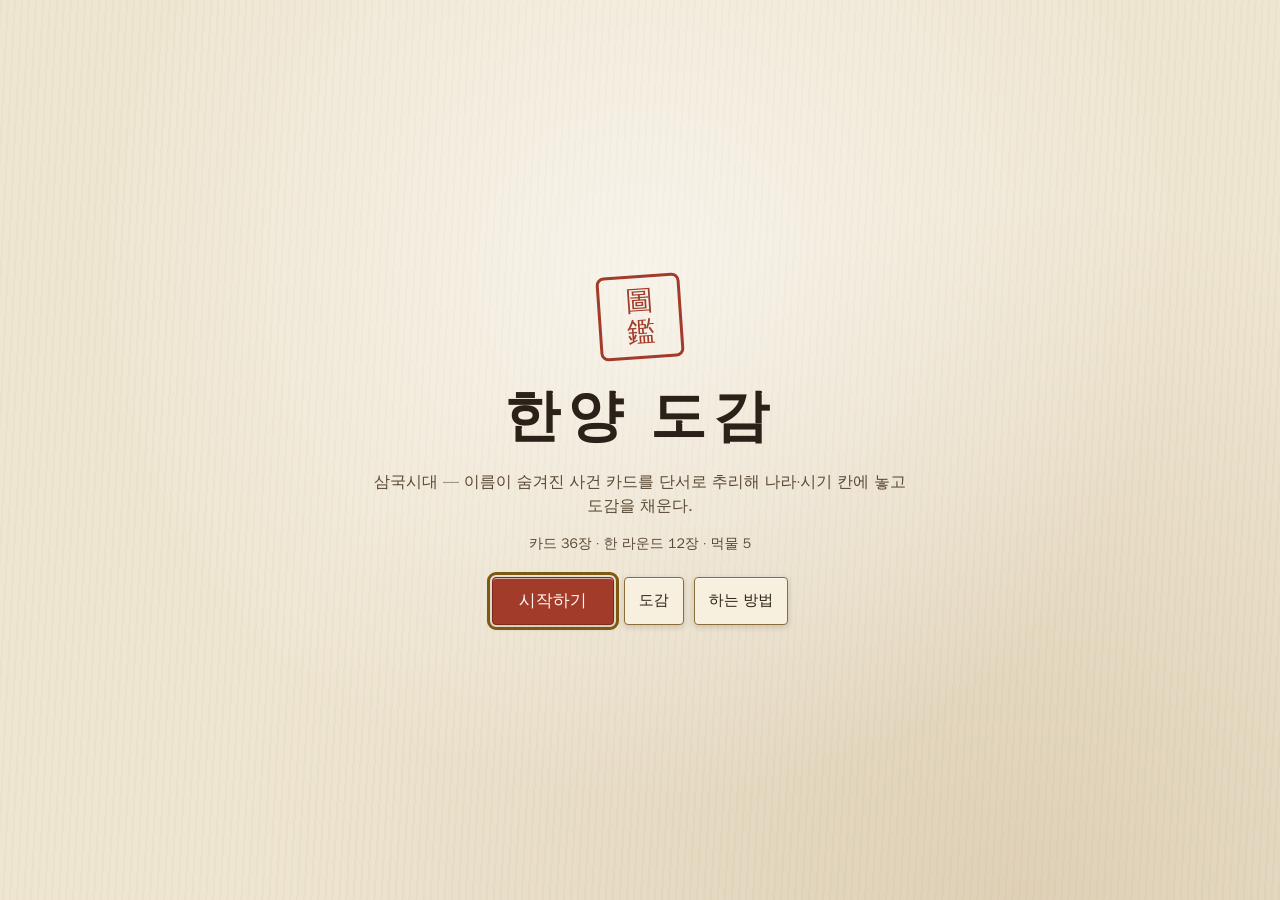
<file: web/index.html>
<!doctype html>
<html lang="ko">
<head>
<meta charset="utf-8">
<meta name="viewport" content="width=device-width, initial-scale=1">
<title>한양 도감 — 삼국시대</title>
<link rel="stylesheet" href="style.css">
</head>
<body>
<header class="topbar">
  <h1 class="brand">한양 도감 <span class="brand-sub">삼국시대</span></h1>
  <div class="status">
    <div id="ink" class="ink" role="img" aria-label="먹물"></div>
    <div id="progress" class="progress" aria-live="polite"></div>
    <div id="dogam-progress" class="progress dogam-progress"></div>
  </div>
  <nav class="actions">
    <button id="btn-dogam" type="button" class="btn">도감</button>
    <button id="btn-new" type="button" class="btn btn-quiet">새 라운드</button>
    <button id="btn-home" type="button" class="btn btn-quiet">처음 화면</button>
  </nav>
</header>

<main class="play" id="play">
  <aside class="hand">
    <div id="card" class="card" tabindex="0" aria-describedby="hand-help"></div>
    <p id="hand-help" class="help" aria-live="polite">카드를 끌어 칸에 놓거나, 카드를 눌러 고른 뒤 칸을 누르세요.</p>
    <section id="feedback" class="feedback"></section>
  </aside>
  <section class="board-wrap" aria-label="나라와 시기 보드">
    <div id="board" class="board"></div>
  </section>
</main>

<div id="dogam" class="overlay" hidden>
  <div class="sheet dogam-sheet" role="dialog" aria-modal="true" aria-labelledby="dogam-title">
    <header class="sheet-head">
      <h2 id="dogam-title">도감</h2>
      <span id="dogam-count" class="dogam-count"></span>
      <button id="btn-dogam-close" type="button" class="btn">닫기</button>
    </header>
    <div class="dogam-body">
      <div class="dogam-main">
        <div id="dogam-grid" class="board dogam-grid"></div>
        <section class="dogam-section" aria-labelledby="disputed-title">
          <h3 id="disputed-title">견해가 나뉘는 기록 <span class="section-sub">판정에서 제외하고 해설용으로만 싣는다</span></h3>
          <div id="dogam-disputed" class="disputed-list"></div>
        </section>
        <section class="dogam-section" aria-labelledby="record-title">
          <h3 id="record-title">플레이 기록 <span class="section-sub">끝난 라운드마다 이 브라우저에 쌓인다</span></h3>
          <div id="play-record" class="play-record"></div>
        </section>
      </div>
      <article id="dogam-detail" class="dogam-detail"></article>
    </div>
  </div>
</div>

<div id="title-screen" class="overlay title-overlay" hidden>
  <div class="title-sheet" role="dialog" aria-modal="true" aria-labelledby="title-name">
    <div class="title-seal" aria-hidden="true">圖鑑</div>
    <h1 id="title-name" class="title-name">한양 도감</h1>
    <p class="title-sub">삼국시대 — 이름이 숨겨진 사건 카드를 단서로 추리해 나라·시기 칸에 놓고 도감을 채운다.</p>
    <p id="title-progress" class="title-progress"></p>
    <p id="title-notice" class="title-notice" role="status" hidden></p>
    <div id="title-actions" class="title-actions"></div>
  </div>
</div>

<div id="tutorial" class="overlay tutorial-overlay" hidden>
  <div class="sheet tutorial-sheet" role="dialog" aria-modal="true" aria-labelledby="tut-title">
    <header class="sheet-head">
      <h2 id="tut-title">처음 해 보기</h2>
      <span id="tut-progress" class="dogam-count"></span>
      <button id="tut-skip" type="button" class="btn btn-quiet">건너뛰기</button>
    </header>
    <div class="tutorial-body">
      <div class="tut-left">
        <div id="tut-step" class="tut-step" aria-live="polite"></div>
        <div id="tut-card" class="card tut-card" tabindex="0"></div>
        <div id="tut-feedback" class="feedback" aria-live="polite"></div>
        <div class="tut-actions"><button id="tut-next" type="button" class="btn btn-primary">다음</button></div>
      </div>
      <div id="tut-board" class="board tut-board" aria-label="연습 보드"></div>
    </div>
  </div>
</div>

<div id="modal" class="overlay" hidden>
  <div class="sheet modal-sheet" role="dialog" aria-modal="true" aria-labelledby="modal-title">
    <h2 id="modal-title"></h2>
    <div id="modal-body"></div>
    <div id="modal-actions" class="modal-actions"></div>
  </div>
</div>

<footer class="foot">
  <span id="data-info"></span>
  <span id="data-warn" class="warn"></span>
</footer>

<div id="drag-ghost" class="drag-ghost" hidden></div>
<div id="announcer" class="sr-only" role="status" aria-live="polite" aria-atomic="true"></div>
<script type="module" src="src/main.js"></script>
</body>
</html>
</file>
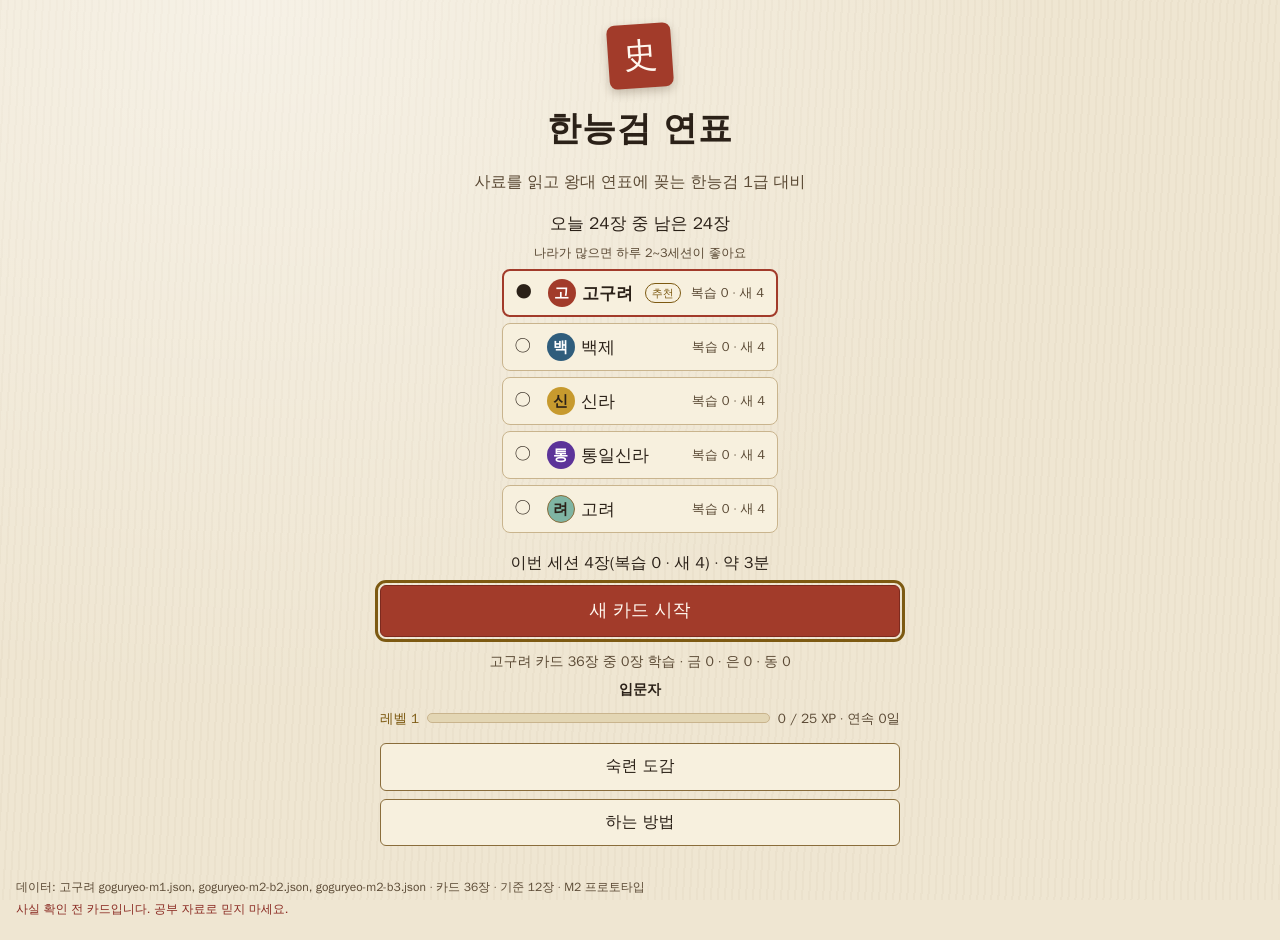
<file: prototypes/m1-timeline/index.html>
<!-- PROTOTYPE - NOT FOR PRODUCTION (M1, decision-log D56) -->
<!doctype html>
<html lang="ko">
<head>
<meta charset="utf-8">
<meta name="viewport" content="width=device-width, initial-scale=1, viewport-fit=cover">
<title>한능검 연표 — M1 프로토타입</title>
<link rel="stylesheet" href="style.css">
</head>
<body>
<header class="top">
  <h1 class="brand">한능검 연표 <span id="nation-label" class="brand-sub"></span></h1>
  <div class="meta">
    <span id="session-no"></span>
    <span id="progress" aria-live="polite"></span>
  </div>
  <button id="btn-home" type="button" class="btn btn-small" aria-label="타이틀 화면으로">처음</button>
  <button id="btn-dogam" type="button" class="btn btn-small">숙련 도감</button>
</header>

<section id="title" class="title-screen" hidden aria-labelledby="title-name">
  <div class="title-inner">
    <p class="title-seal" aria-hidden="true">史</p>
    <h1 id="title-name" class="title-name">한능검 연표</h1>
    <p class="title-tag">사료를 읽고 왕대 연표에 꽂는 한능검 1급 대비</p>
    <div id="title-nations" class="title-nations" role="group" aria-label="나라"></div>
    <div class="title-actions">
      <p id="title-today" class="title-today" aria-live="polite"></p>
      <button id="title-play" type="button" class="btn btn-primary title-play">시작하기</button>
    </div>
    <div id="title-stats" class="title-stats"></div>
    <div class="title-actions">
      <button id="title-dogam" type="button" class="btn">숙련 도감</button>
      <button id="title-howto" type="button" class="btn">하는 방법</button>
    </div>
  </div>
</section>

<main class="layout">
  <section class="hand" aria-label="사료 카드">
    <article id="card" class="card" tabindex="-1"></article>
  </section>
  <section class="timeline-wrap" aria-labelledby="timeline-title">
    <h2 id="timeline-title" class="timeline-title"></h2>
    <p id="timeline-help" class="help"></p>
    <ol id="timeline" class="timeline"></ol>
  </section>
</main>

<div id="summary" class="overlay" hidden>
  <div class="sheet" role="dialog" aria-modal="true" aria-labelledby="summary-title">
    <h2 id="summary-title">세션 결과</h2>
    <div id="summary-body"></div>
    <div class="sheet-actions">
      <button id="summary-skip" type="button" class="btn" hidden>건너뛰기</button>
      <button id="summary-step" type="button" class="btn btn-primary" hidden>계속</button>
      <button id="summary-home" type="button" class="btn" hidden>타이틀로</button>
      <button id="summary-dogam" type="button" class="btn">숙련 도감</button>
      <button id="summary-next" type="button" class="btn btn-primary">다음 세션</button>
    </div>
  </div>
</div>

<div id="dogam" class="overlay" hidden>
  <div class="sheet sheet-tall" role="dialog" aria-modal="true" aria-labelledby="dogam-title">
    <div class="sheet-head">
      <h2 id="dogam-title">숙련 도감</h2>
      <button id="dogam-close" type="button" class="btn btn-small">닫기</button>
    </div>
    <div id="dogam-profile" class="dogam-profile"></div>
    <div id="dogam-tabs" class="tabs" role="tablist" aria-label="도감">
      <button id="tab-cards" type="button" role="tab" class="tab" aria-controls="panel-cards" aria-selected="true">카드</button>
      <button id="tab-ach" type="button" role="tab" class="tab" aria-controls="panel-ach" aria-selected="false" tabindex="-1">업적</button>
      <button id="tab-titles" type="button" role="tab" class="tab" aria-controls="panel-titles" aria-selected="false" tabindex="-1">칭호</button>
      <button id="tab-note" type="button" role="tab" class="tab" aria-controls="panel-note" aria-selected="false" tabindex="-1">오답 노트</button>
    </div>
    <section id="panel-cards" class="panel" role="tabpanel" aria-labelledby="tab-cards">
      <div id="dogam-nations" class="dogam-nations" role="group" aria-label="나라"></div>
      <p id="dogam-counts" class="dogam-counts"></p>
      <div id="dogam-filters" class="filters" role="group" aria-label="등급으로 거르기"></div>
      <p id="dogam-shown" class="source-note" aria-live="polite"></p>
      <ol id="dogam-list" class="dogam-list"></ol>
      <div id="card-detail" class="card-detail" hidden></div>
    </section>
    <section id="panel-ach" class="panel" role="tabpanel" aria-labelledby="tab-ach" hidden>
      <div id="ach-filters" class="filters" role="group" aria-label="업적 거르기"></div>
      <ul id="ach-list" class="ach-list"></ul>
    </section>
    <section id="panel-titles" class="panel" role="tabpanel" aria-labelledby="tab-titles" hidden>
      <p class="source-note">칭호는 표시용이에요. 레벨이 학습 기능을 열지는 않아요.</p>
      <ul id="title-list" class="title-list"></ul>
    </section>
    <section id="panel-note" class="panel note" role="tabpanel" aria-labelledby="tab-note" hidden>
      <p class="source-note">틀린 적 있고 지금 상자 2 이하인 카드예요. 연습은 기록을 바꾸지 않아요. 진짜 복습은 세션에서 돌아와요.</p>
      <button id="btn-note-practice" type="button" class="btn btn-small">오답 노트 연습</button>
      <ol id="note-list" class="note-list"></ol>
    </section>
    <section class="note" aria-labelledby="log-title">
      <h3 id="log-title">플레이테스트 기록</h3>
      <label class="participant">참가자 ID <input id="participant" type="text" maxlength="20" autocomplete="off"></label>
      <p id="log-count" class="source-note"></p>
      <button id="btn-export" type="button" class="btn btn-small">기록 내보내기(JSONL)</button>
    </section>
    <div class="sheet-actions">
      <button id="btn-intro" type="button" class="btn btn-small">처음 안내 다시 보기</button>
      <button id="btn-reset" type="button" class="btn btn-danger btn-small">학습 기록 초기화</button>
    </div>
  </div>
</div>

<div id="intro" class="overlay" hidden>
  <div class="sheet intro" role="dialog" aria-modal="true" aria-labelledby="intro-title" aria-describedby="intro-body">
    <p id="intro-step" class="source-note"></p>
    <h2 id="intro-title"></h2>
    <p id="intro-body"></p>
    <div class="sheet-actions">
      <button id="intro-skip" type="button" class="btn">건너뛰기</button>
      <button id="intro-next" type="button" class="btn btn-primary">다음</button>
    </div>
  </div>
</div>

<div id="modal" class="overlay" hidden>
  <div class="sheet" role="dialog" aria-modal="true" aria-labelledby="modal-title">
    <h2 id="modal-title"></h2>
    <div id="modal-body"></div>
    <div id="modal-actions" class="sheet-actions"></div>
  </div>
</div>

<div id="confirm-dock" class="confirm-dock"></div>
<footer class="foot"><span id="data-info"></span> <strong id="data-warn" class="data-warn" role="note"></strong></footer>
<div id="drag-ghost" class="drag-ghost" hidden></div>
<div id="announcer" class="sr-only" role="status" aria-live="polite" aria-atomic="true"></div>
<script type="module" src="js/main.js"></script>
</body>
</html>
</file>
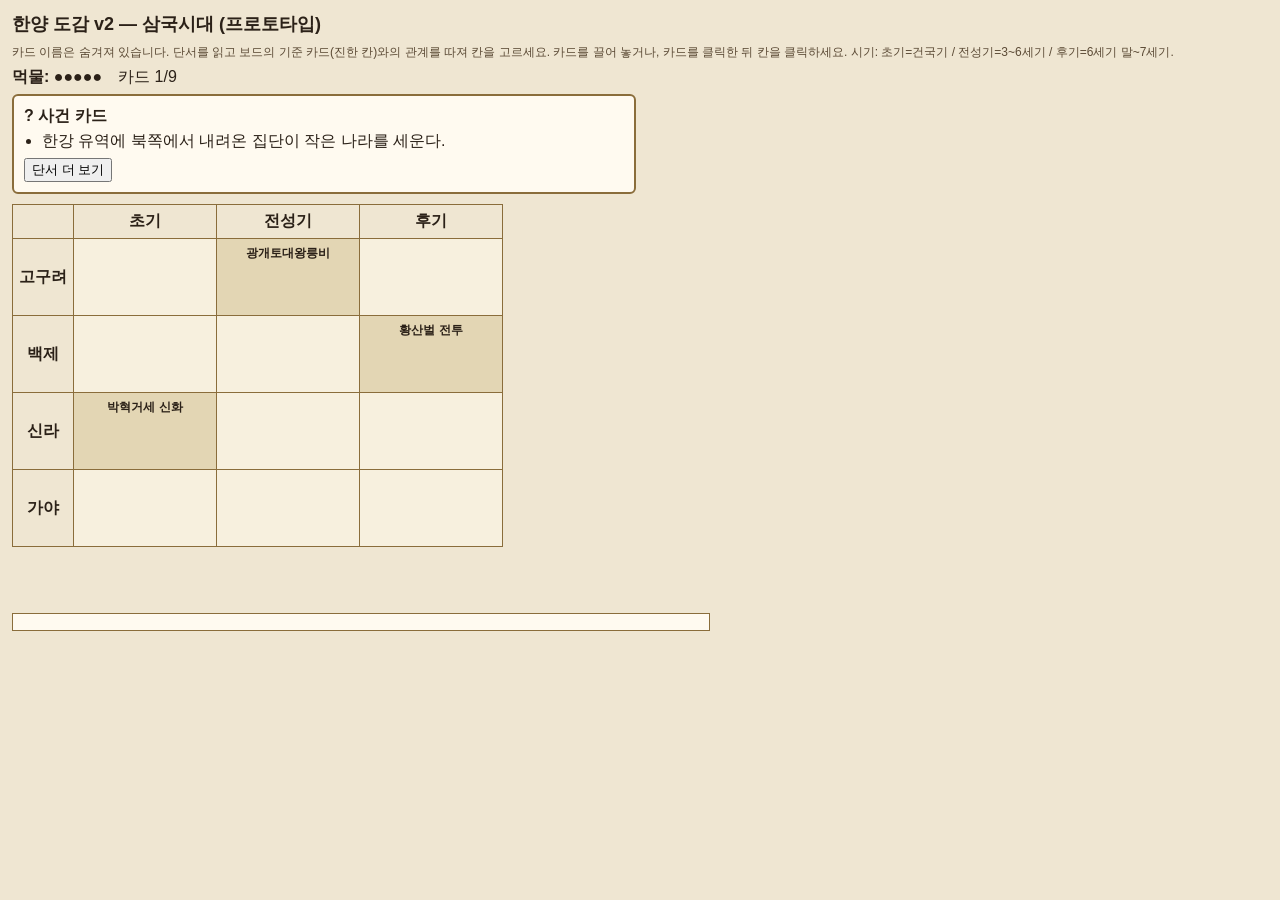
<file: prototypes/hanyang-dogam-concept/prototype-v2.html>
<!-- PROTOTYPE - NOT FOR PRODUCTION -->
<!-- Question: 카드 이름을 숨기고 기준 카드와의 관계를 단서로 주면 추리처럼 느껴지는가? -->
<!-- Date: 2026-11-04 -->
<!doctype html>
<html lang="ko">
<head>
<meta charset="utf-8">
<meta name="viewport" content="width=device-width, initial-scale=1">
<title>한양 도감 v2 (프로토타입)</title>
<style>
  body { font-family: sans-serif; background:#efe6d2; color:#2b2118; margin:0; padding:12px; }
  h1 { font-size:18px; margin:0 0 8px; }
  #top { display:flex; gap:16px; align-items:center; margin:6px 0; flex-wrap:wrap; }
  #ink { font-weight:bold; }
  #card { background:#fffaf0; border:2px solid #8a6d3b; border-radius:6px; padding:10px; max-width:600px; cursor:grab; user-select:none; }
  #card.selected { outline:3px solid #c0392b; }
  #card .title { font-weight:bold; margin-bottom:4px; }
  #card ul { margin:4px 0 6px 18px; padding:0; }
  button { font-size:13px; }
  table { border-collapse:collapse; margin-top:10px; }
  th, td { border:1px solid #8a6d3b; padding:6px; text-align:center; }
  td { width:130px; height:64px; background:#f7f0de; font-size:12px; vertical-align:top; }
  td.anchor { background:#e3d6b4; font-weight:bold; }
  td.over { background:#ffe9a8; }
  td.ok { background:#cfe8c4; }
  td.bad { background:#f3c4c0; }
  #msg { margin-top:10px; min-height:44px; max-width:680px; }
  #log { margin-top:12px; font-size:12px; white-space:pre-wrap; background:#fffaf0; border:1px solid #8a6d3b; padding:8px; max-width:680px; }
  .small { font-size:12px; color:#5b4a35; }
</style>
</head>
<body>
<h1>한양 도감 v2 — 삼국시대 (프로토타입)</h1>
<div class="small">카드 이름은 숨겨져 있습니다. 단서를 읽고 보드의 기준 카드(진한 칸)와의 관계를 따져 칸을 고르세요. 카드를 끌어 놓거나, 카드를 클릭한 뒤 칸을 클릭하세요. 시기: 초기=건국기 / 전성기=3~6세기 / 후기=6세기 말~7세기.</div>
<div id="top">
  <div id="ink"></div>
  <div id="progress"></div>
</div>
<div id="card" draggable="true"></div>
<table id="board"></table>
<div id="msg"></div>
<div id="log"></div>

<script>
// PROTOTYPE - NOT FOR PRODUCTION: 값과 카드는 전부 하드코딩
const NATIONS = ["고구려", "백제", "신라", "가야"];
const ERAS = ["초기", "전성기", "후기"];
const START_INK = 5;

// anchor: true -> 보드에 미리 놓임. answer: [나라 index, 시기 index]
// 연도는 통설 기준, 건국 연대는 삼국사기 전승. 가야 전성기 시기 구분은 확인 필요.
const CARDS = [
  { name: "광개토대왕릉비", anchor: true, answer: [0, 1] },
  { name: "황산벌 전투", anchor: true, answer: [1, 2] },
  { name: "박혁거세 신화", anchor: true, answer: [2, 0] },

  { name: "졸본에서의 건국", answer: [0, 0],
    clues: ["압록강 중류 산악 지대에서 활 잘 쏘는 인물이 새 나라를 세운다는 이야기.",
            "[광개토대왕릉비]를 세우게 되는 나라의 맨 처음이다.",
            "건국 전승 연대는 기원전 37년."],
    explain: "고구려 건국 전승(주몽). 고구려 초기." },
  { name: "살수대첩", answer: [0, 2],
    clues: ["중국 통일 왕조의 대군이 쳐들어오지만 한 장군의 유인 작전에 무너진다.",
            "[광개토대왕릉비]를 세운 나라가 약 200년 뒤 겪은 큰 시험이다.",
            "612년, 수나라, 을지문덕."],
    explain: "612년 수의 침공을 막아 낸 싸움. 고구려 후기." },
  { name: "온조의 위례성 건국", answer: [1, 0],
    clues: ["한강 유역에 북쪽에서 내려온 집단이 작은 나라를 세운다.",
            "[황산벌 전투]에서 마지막을 맞는 나라의 첫 장면이다.",
            "건국 전승 연대는 기원전 18년."],
    explain: "백제 건국 전승. 백제 초기." },
  { name: "평양성 공격", answer: [1, 1],
    clues: ["마한 지역을 아우른 왕이 북쪽으로 군대를 올린다.",
            "[황산벌 전투]보다 약 300년 앞선, 이 나라의 가장 강했던 때다.",
            "371년, 상대 나라의 왕이 전사한다."],
    explain: "근초고왕 때(4세기 후반) 평양성 공격. 백제 전성기." },
  { name: "진흥왕 순수비", answer: [2, 1],
    clues: ["새로 차지한 땅을 둘러보고 기념 비석을 세운다.",
            "[박혁거세 신화]의 나라가 한강 유역까지 진출한 때다.",
            "6세기 중반."],
    explain: "진흥왕 때(6세기 중반) 신라가 한강 유역을 차지. 신라 전성기." },
  { name: "기벌포 전투", answer: [2, 2],
    clues: ["예전에 손잡았던 대군을 서해안에서 몰아낸다.",
            "[황산벌 전투]로부터 십여 년 뒤, 이긴 쪽이 전쟁을 마무리 짓는다.",
            "676년, 당군."],
    explain: "676년 신라가 당군을 몰아냄. 신라 후기." },
  { name: "수로왕의 건국 전승", answer: [3, 0],
    clues: ["하늘에서 내려온 상자 속 알들에서 여섯 왕이 나왔다는 이야기.",
            "[박혁거세 신화]와 같은 알 이야기 구조이지만 낙동강 하류의 나라다.",
            "금관가야."],
    explain: "금관가야 건국 전승. 가야 초기." },
  { name: "덩이쇠 수출", answer: [3, 1],
    clues: ["철을 일정한 모양으로 만들어 화폐처럼 쓰고 바다 건너로 내다 판다.",
            "[수로왕의 건국 전승] 이후 낙동강 하류의 나라가 번성하던 때다.",
            "낙랑과 왜에 수출. (가야 전성기 시기 구분은 확인 필요)"],
    explain: "철 생산과 수출로 번성한 가야 연맹. 가야 전성기." },
  { name: "대가야의 멸망", answer: [3, 2],
    clues: ["하나로 묶여 있던 작은 나라들의 마지막 중심이 이웃에 흡수된다.",
            "[진흥왕 순수비]가 세워지던 시기, 신라가 남쪽까지 정리한 일이다.",
            "562년."],
    explain: "금관가야(532)에 이어 대가야(562)가 신라에 흡수. 가야 후기." }
];

let ink, idx, queue, anchors, selected = false, current, shown, hintsUsed, logLines, stats;
const $ = id => document.getElementById(id);
const cell = (r, c) => document.querySelector(`td[data-r="${r}"][data-c="${c}"]`);

function shuffle(a) { return a.map(x => [Math.random(), x]).sort((p, q) => p[0] - q[0]).map(p => p[1]); }

function buildBoard() {
  let h = "<tr><th></th>" + ERAS.map(e => `<th>${e}</th>`).join("") + "</tr>";
  NATIONS.forEach((n, r) => {
    h += `<tr><th>${n}</th>` + ERAS.map((e, c) => `<td data-r="${r}" data-c="${c}"></td>`).join("") + "</tr>";
  });
  $("board").innerHTML = h;
  document.querySelectorAll("td").forEach(td => {
    td.addEventListener("dragover", e => { e.preventDefault(); td.classList.add("over"); });
    td.addEventListener("dragleave", () => td.classList.remove("over"));
    td.addEventListener("drop", e => { e.preventDefault(); td.classList.remove("over"); place(+td.dataset.r, +td.dataset.c); });
    td.addEventListener("click", () => { if (selected) place(+td.dataset.r, +td.dataset.c); });
  });
  anchors.forEach(a => { const td = cell(a.answer[0], a.answer[1]); td.classList.add("anchor"); td.textContent = a.name; });
}

function renderCard() {
  if (!current) { $("card").style.display = "none"; return; }
  $("card").style.display = "";
  const clues = current.clues.slice(0, shown).map(c => `<li>${c}</li>`).join("");
  const more = shown < current.clues.length ? `<button id="more">단서 더 보기</button>` : "";
  $("card").innerHTML = `<div class="title">? 사건 카드</div><ul>${clues}</ul>${more}`;
  const b = $("more");
  if (b) b.onclick = e => { e.stopPropagation(); shown++; hintsUsed++; stats.hints++; renderCard(); };
}

function renderTop() {
  $("ink").textContent = "먹물: " + "●".repeat(Math.max(ink, 0)) + "○".repeat(START_INK - Math.max(ink, 0));
  $("progress").textContent = `카드 ${Math.min(idx + 1, queue.length)}/${queue.length}`;
}

function next() {
  idx++;
  if (ink <= 0 || idx >= queue.length) { finish(); return; }
  current = queue[idx]; shown = 1; hintsUsed = 0; selected = false;
  $("card").classList.remove("selected");
  renderCard(); renderTop();
}

function place(r, c) {
  if (!current) return;
  const td = cell(r, c);
  if (td.classList.contains("anchor") || td.classList.contains("ok")) { $("msg").textContent = "이미 카드가 놓인 칸입니다."; return; }
  const ok = current.answer[0] === r && current.answer[1] === c;
  const [ar, ac] = current.answer;
  if (ok) {
    stats.right++;
    td.classList.add("ok"); td.textContent = current.name;
    $("msg").textContent = `정답! [${current.name}] ` + current.explain;
  } else {
    stats.wrong++; ink--;
    td.classList.add("bad"); setTimeout(() => td.classList.remove("bad"), 900);
    const at = cell(ar, ac); at.classList.add("ok"); at.textContent = current.name;
    $("msg").textContent = `오답 (먹물 -1). [${current.name}]의 자리는 ${NATIONS[ar]} ${ERAS[ac]}. ` + current.explain;
  }
  logLines.push(`${idx + 1}. ${current.name}: ${ok ? "정답" : "오답"}, 단서 추가 ${hintsUsed}회`);
  $("log").textContent = logLines.join("\n");
  next();
  renderTop();
}

function finish() {
  current = null; renderCard(); renderTop();
  const total = stats.right + stats.wrong;
  const rate = total ? Math.round(100 * stats.right / total) : 0;
  const usedHints = logLines.filter(l => !l.endsWith("0회")).length;
  const result = ink <= 0 ? "먹물이 바닥나 실패" : "도감 완성";
  $("log").textContent = logLines.join("\n") +
    `\n\n[${result}] 정답률 ${rate}% (${stats.right}/${total}), 단서 추가 총 ${stats.hints}회, ` +
    `단서를 더 본 카드 ${usedHints}/${total}장, 남은 먹물 ${ink}\n` +
    `목표: 정답률 40~70%, 절반 이상의 카드에서 단서 더 보기 사용`;
  window.__result = { rate, right: stats.right, wrong: stats.wrong, hints: stats.hints, cardsWithHints: usedHints, ink };
}

function start() {
  ink = START_INK; idx = -1;
  anchors = CARDS.filter(c => c.anchor);
  queue = shuffle(CARDS.filter(c => !c.anchor));
  logLines = []; stats = { right: 0, wrong: 0, hints: 0 };
  buildBoard();
  $("msg").textContent = ""; $("log").textContent = "";
  next();
}

$("card").addEventListener("click", () => { selected = !selected; $("card").classList.toggle("selected", selected); });
$("card").addEventListener("dragstart", e => { e.dataTransfer.setData("text/plain", "card"); });
start();
</script>
</body>
</html>
</file>
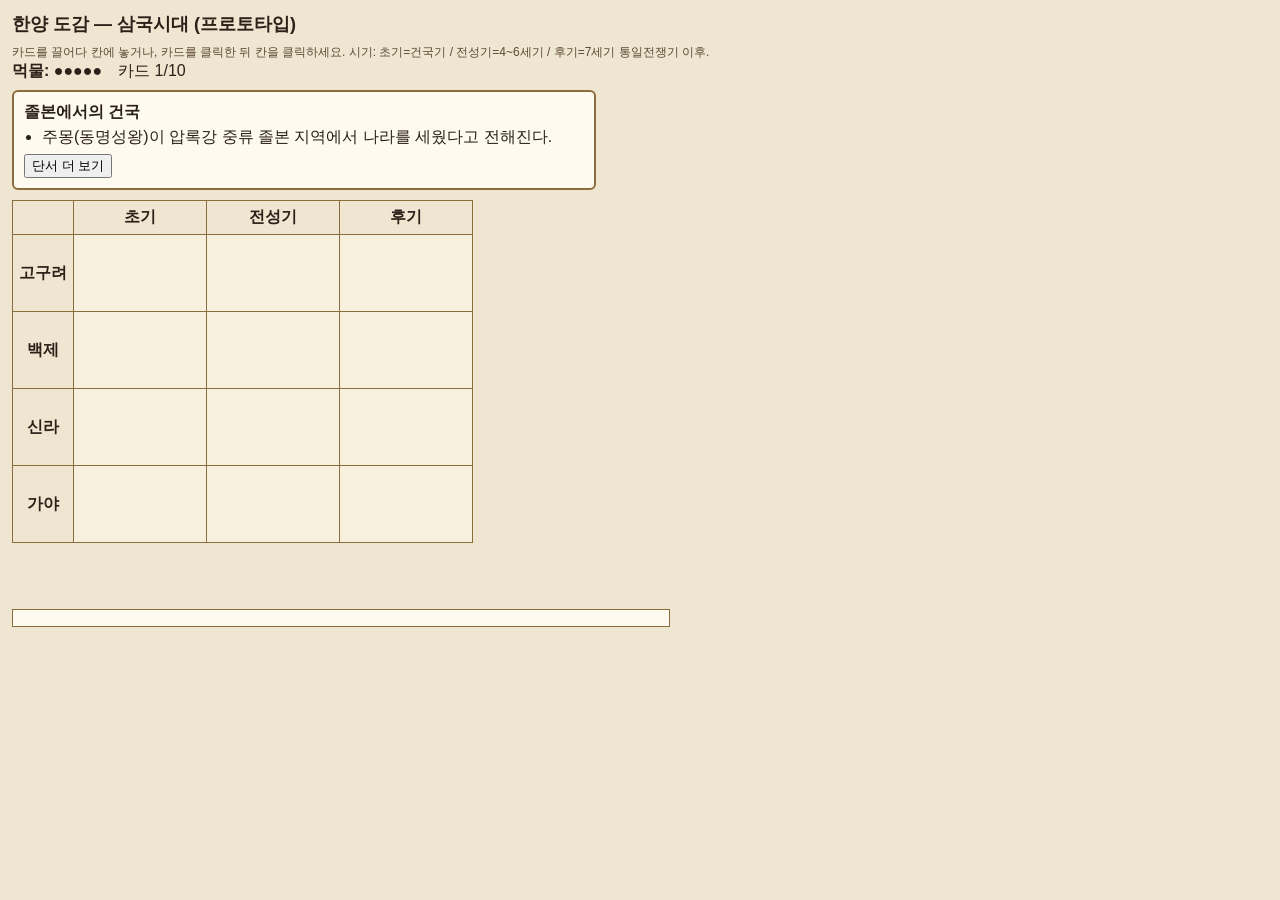
<file: prototypes/hanyang-dogam-concept/prototype.html>
<!-- PROTOTYPE - NOT FOR PRODUCTION -->
<!-- Question: 단서 카드를 나라×시기 칸에 놓는 것이 암기 퀴즈가 아니라 추리처럼 느껴지는가? -->
<!-- Date: 2026-11-04 -->
<!doctype html>
<html lang="ko">
<head>
<meta charset="utf-8">
<meta name="viewport" content="width=device-width, initial-scale=1">
<title>한양 도감 (프로토타입)</title>
<style>
  body { font-family: sans-serif; background:#efe6d2; color:#2b2118; margin:0; padding:12px; }
  h1 { font-size:18px; margin:0 0 8px; }
  #top { display:flex; gap:16px; align-items:center; margin-bottom:8px; flex-wrap:wrap; }
  #ink { font-weight:bold; }
  #card { background:#fffaf0; border:2px solid #8a6d3b; border-radius:6px; padding:10px; max-width:560px; cursor:grab; user-select:none; }
  #card.selected { outline:3px solid #c0392b; }
  #card .title { font-weight:bold; margin-bottom:4px; }
  #card ul { margin:4px 0 6px 18px; padding:0; }
  button { font-size:13px; }
  table { border-collapse:collapse; margin-top:10px; }
  th, td { border:1px solid #8a6d3b; padding:6px; text-align:center; }
  td { width:120px; height:64px; background:#f7f0de; font-size:12px; vertical-align:top; }
  td.over { background:#ffe9a8; }
  td.ok { background:#cfe8c4; }
  td.bad { background:#f3c4c0; }
  #msg { margin-top:10px; min-height:44px; max-width:640px; }
  #log { margin-top:12px; font-size:12px; white-space:pre-wrap; background:#fffaf0; border:1px solid #8a6d3b; padding:8px; max-width:640px; }
  .small { font-size:12px; color:#5b4a35; }
</style>
</head>
<body>
<h1>한양 도감 — 삼국시대 (프로토타입)</h1>
<div class="small">카드를 끌어다 칸에 놓거나, 카드를 클릭한 뒤 칸을 클릭하세요. 시기: 초기=건국기 / 전성기=4~6세기 / 후기=7세기 통일전쟁기 이후.</div>
<div id="top">
  <div id="ink"></div>
  <div id="progress"></div>
</div>
<div id="card" draggable="true"></div>
<table id="board"></table>
<div id="msg"></div>
<div id="log"></div>

<script>
// PROTOTYPE - NOT FOR PRODUCTION: 값과 카드는 전부 하드코딩
const NATIONS = ["고구려", "백제", "신라", "가야"];
const ERAS = ["초기", "전성기", "후기"];
const START_INK = 5;

// answer: [나라 index, 시기 index]. 연대는 전승/통설 기준, 건국 연대는 삼국사기 전승.
const CARDS = [
  { title: "졸본에서의 건국", answer: [0, 0],
    clues: ["주몽(동명성왕)이 압록강 중류 졸본 지역에서 나라를 세웠다고 전해진다.", "건국 전승 연대는 기원전 37년이다."],
    explain: "고구려의 건국 전승. 나라를 세우던 시기이므로 고구려 초기." },
  { title: "광개토대왕릉비", answer: [0, 1],
    clues: ["비문에 영토 확장과 왜군 격퇴 기록이 새겨져 있다.", "장수왕이 414년에 세웠다."],
    explain: "광개토대왕·장수왕 때(4~5세기)는 고구려 최대 영토기. 고구려 전성기." },
  { title: "살수대첩", answer: [0, 2],
    clues: ["을지문덕이 수의 대군을 물리쳤다.", "612년의 일이다."],
    explain: "7세기 수·당과의 전쟁기. 고구려 후기." },
  { title: "온조의 위례성 건국", answer: [1, 0],
    clues: ["고구려 계통 유민 집단이 한강 유역에 나라를 세웠다고 전해진다.", "건국 전승 연대는 기원전 18년이다."],
    explain: "백제 건국 전승. 백제 초기." },
  { title: "평양성 공격과 고국원왕 전사", answer: [1, 1],
    clues: ["백제군이 북진해 평양성까지 이르렀다.", "371년의 일이고 이때 왕은 근초고왕이다."],
    explain: "근초고왕은 마한을 통합하고 북으로 진출한 백제 최전성기의 왕. 백제 전성기." },
  { title: "황산벌 전투", answer: [1, 2],
    clues: ["계백이 5천 결사대를 이끌었다.", "660년, 나당 연합군과 맞섰다."],
    explain: "660년 백제 멸망 직전의 전투. 백제 후기." },
  { title: "박혁거세 신화", answer: [2, 0],
    clues: ["알에서 태어나 6부 사람들의 추대를 받았다.", "건국 전승 연대는 기원전 57년이다."],
    explain: "신라 건국 전승. 신라 초기." },
  { title: "북한산 순수비", answer: [2, 1],
    clues: ["신라 왕이 한강 유역을 차지하고 영토를 둘러본 기념으로 세웠다.", "6세기 중반의 일이다."],
    explain: "진흥왕 때(6세기 중반) 신라는 한강 유역과 가야 지역을 차지했다. 신라 전성기." },
  { title: "수로왕의 건국 전승", answer: [3, 0],
    clues: ["하늘에서 내려온 금빛 상자 속 알에서 여섯 왕이 나왔다.", "금관가야가 시작되었다고 전해진다."],
    explain: "금관가야 건국 전승. 가야 초기." },
  { title: "대가야의 멸망", answer: [3, 2],
    clues: ["가야 연맹의 마지막 중심 세력이 무너졌다.", "562년, 신라의 공격을 받았다."],
    explain: "금관가야(532)에 이어 대가야(562)가 신라에 흡수되며 가야는 사라졌다. 가야 후기." }
];

let ink, idx, cards, selected = false, current, hintsUsed, shown, logLines = [], stats = { right: 0, wrong: 0, hints: 0 };

const $ = id => document.getElementById(id);

function buildBoard() {
  let h = "<tr><th></th>" + ERAS.map(e => `<th>${e}</th>`).join("") + "</tr>";
  NATIONS.forEach((n, r) => {
    h += `<tr><th>${n}</th>` + ERAS.map((e, c) => `<td data-r="${r}" data-c="${c}"></td>`).join("") + "</tr>";
  });
  $("board").innerHTML = h;
  document.querySelectorAll("td").forEach(td => {
    td.addEventListener("dragover", e => { e.preventDefault(); td.classList.add("over"); });
    td.addEventListener("dragleave", () => td.classList.remove("over"));
    td.addEventListener("drop", e => { e.preventDefault(); td.classList.remove("over"); place(+td.dataset.r, +td.dataset.c); });
    td.addEventListener("click", () => { if (selected) place(+td.dataset.r, +td.dataset.c); });
  });
}

function renderCard() {
  if (!current) { $("card").style.display = "none"; return; }
  $("card").style.display = "";
  const clues = current.clues.slice(0, shown).map(c => `<li>${c}</li>`).join("");
  const more = shown < current.clues.length ? `<button id="more">단서 더 보기</button>` : "";
  $("card").innerHTML = `<div class="title">${current.title}</div><ul>${clues}</ul>${more}`;
  const b = $("more");
  if (b) b.onclick = e => { e.stopPropagation(); shown++; hintsUsed++; stats.hints++; renderCard(); };
}

function renderTop() {
  $("ink").textContent = "먹물: " + "●".repeat(ink) + "○".repeat(START_INK - ink);
  $("progress").textContent = `카드 ${Math.min(idx + 1, cards.length)}/${cards.length}`;
}

function next() {
  idx++;
  if (ink <= 0 || idx >= cards.length) { finish(); return; }
  current = cards[idx]; shown = 1; hintsUsed = 0; selected = false;
  $("card").classList.remove("selected");
  renderCard(); renderTop();
}

function place(r, c) {
  if (!current) return;
  const td = document.querySelector(`td[data-r="${r}"][data-c="${c}"]`);
  const ok = current.answer[0] === r && current.answer[1] === c;
  if (ok) {
    stats.right++;
    td.classList.add("ok"); td.innerHTML += `<div>${current.title}</div>`;
    $("msg").textContent = "정답! " + current.explain;
  } else {
    stats.wrong++; ink--;
    const [ar, ac] = current.answer;
    const at = document.querySelector(`td[data-r="${ar}"][data-c="${ac}"]`);
    td.classList.add("bad"); setTimeout(() => td.classList.remove("bad"), 900);
    at.classList.add("ok"); at.innerHTML += `<div>${current.title}</div>`;
    $("msg").textContent = `오답 (먹물 -1). 정답은 ${NATIONS[ar]} ${ERAS[ac]}. ` + current.explain;
  }
  logLines.push(`${idx + 1}. ${current.title}: ${ok ? "정답" : "오답"}, 단서 추가 ${hintsUsed}회`);
  $("log").textContent = logLines.join("\n");
  next();
  renderTop();
}

function finish() {
  current = null; renderCard(); renderTop();
  const total = stats.right + stats.wrong;
  const rate = total ? Math.round(100 * stats.right / total) : 0;
  const result = ink <= 0 ? "먹물이 바닥나 실패" : "도감 완성";
  $("log").textContent = logLines.join("\n") +
    `\n\n[${result}] 정답률 ${rate}% (${stats.right}/${total}), 단서 추가 총 ${stats.hints}회, 남은 먹물 ${ink}`;
  window.__result = { rate, right: stats.right, wrong: stats.wrong, hints: stats.hints, ink };
}

function start() {
  ink = START_INK; idx = -1; cards = CARDS.slice();
  buildBoard(); logLines = []; stats = { right: 0, wrong: 0, hints: 0 };
  $("msg").textContent = ""; $("log").textContent = "";
  next();
}

$("card").addEventListener("click", () => { selected = !selected; $("card").classList.toggle("selected", selected); });
$("card").addEventListener("dragstart", e => { e.dataTransfer.setData("text/plain", "card"); });
start();
</script>
</body>
</html>
</file>
<file: web/style.css>
/* 한양 도감 웹 빌드 — 한지·고지도 톤. PC 기준(1280×800 이상). */
:root {
  /* 아트 바이블(design/art/art-bible.md) §4.1 월드 팔레트 */
  --paper: #efe6d2;        /* 한지 */
  --paper-2: #f7f0de;      /* 옅은 한지(칸) */
  --paper-3: #e3d6b4;      /* 짙은 한지(기준 카드) */
  --ink: #2b2118;          /* 먹 */
  --ink-soft: #5b4a35;     /* 갈먹(보조 글자) */
  --line: #8a6d3b;         /* 갈색 선 */
  --line-soft: #c9b48d;    /* 웹 보조: 옅은 선(바이블에 없음) */
  --gold-accent: #c79a2e;  /* 바이블 금: 장식(클리어·도감 완성)에만. 글자·포커스는 대비 부족(2.2:1) */
  --gold: #7d5a12;         /* 웹 보조: 글자·포커스용 짙은 금(한지 대비 5:1). D38 참고 */
  /* §4.2 나라 색 */
  --goguryeo: #a23b2a;
  --baekje: #2f5d7c;
  --silla: #c79a2e;
  --gaya: #4f7a55;
  /* §4.3 의미색 */
  --celadon-soft: #cfe8c4; /* 정답 칸 */
  --celadon: #2e5a2a;      /* 정답 글자/아이콘 */
  --seal-soft: #f3c4c0;    /* 오답 칸 */
  --wrong: #8a2a22;        /* 오답 글자/아이콘 */
  --select: #c0392b;       /* 선택 테두리 */
  --seal: #a23b2a;         /* 낙관·강조(고구려색과 같은 값) */
  --indigo: #2f5d7c;       /* 관계 단서 참조(바이블 청과 같은 값) */
  --shadow: 0 1px 0 rgba(255,255,255,.6) inset, 0 2px 6px rgba(60,40,20,.18);
  --serif: "Noto Serif KR", "Nanum Myeongjo", "Batang", "AppleMyungjo", serif;
  --sans: "Noto Sans KR", "Apple SD Gothic Neo", "Malgun Gothic", "WenQuanYi Zen Hei", sans-serif;
}

* { box-sizing: border-box; }
html, body { height: 100%; }
body {
  margin: 0;
  min-width: 1100px;
  color: var(--ink);
  font-family: var(--sans);
  font-size: 15px;
  line-height: 1.55;
  background-color: var(--paper);
  background-image:
    radial-gradient(ellipse at 20% 10%, rgba(255,255,255,.45), transparent 55%),
    radial-gradient(ellipse at 85% 90%, rgba(150,110,60,.12), transparent 50%),
    repeating-linear-gradient(93deg, rgba(120,90,50,.035) 0 2px, transparent 2px 7px),
    repeating-linear-gradient(3deg, rgba(120,90,50,.03) 0 1px, transparent 1px 11px);
  display: flex;
  flex-direction: column;
}

button { font: inherit; color: inherit; }
.btn {
  border: 1px solid var(--line);
  background: var(--paper-2);
  padding: 6px 14px;
  border-radius: 4px;
  cursor: pointer;
  box-shadow: var(--shadow);
}
.btn:active { transform: translateY(1px); }
.btn:focus-visible, .cell:focus-visible, .card:focus-visible, .entry:focus-visible { outline: 3px solid var(--gold); outline-offset: 2px; }
.btn-primary { background: var(--seal); color: #fff8ef; border-color: #7d2a1e; }
.btn-quiet { background: transparent; }
.btn[disabled] { opacity: .45; cursor: default; }

/* ---------- 상단 ---------- */
.topbar {
  display: flex; align-items: center; gap: 24px;
  padding: 12px 28px;
  border-bottom: 2px solid var(--line);
  background: linear-gradient(var(--paper-2), var(--paper));
}
.brand { font-family: var(--serif); font-size: 24px; margin: 0; letter-spacing: .04em; }
.brand-sub { font-size: 15px; color: var(--ink-soft); margin-left: 6px; letter-spacing: 0; }
.status { display: flex; align-items: center; gap: 24px; flex: 1; }
.ink { display: flex; gap: 6px; align-items: center; }
.ink-label { font-size: 13px; color: var(--ink-soft); margin-right: 4px; }
.drop { width: 16px; height: 20px; }
.drop path { fill: var(--ink); stroke: var(--ink); stroke-width: 1.2; }
.drop.empty path { fill: transparent; stroke: var(--line); }
.progress { font-size: 14px; color: var(--ink-soft); }
.actions { display: flex; gap: 8px; }

/* ---------- 플레이 영역 ---------- */
.play {
  flex: 1;
  display: grid;
  grid-template-columns: 340px 1fr;
  gap: 28px;
  padding: 22px 28px;
  align-items: start;
}
.hand { display: flex; flex-direction: column; gap: 12px; }
.help { margin: 0; font-size: 13px; color: var(--ink-soft); }

.card {
  position: relative;
  background: #fbf6ea;
  border: 1px solid var(--line);
  border-radius: 6px;
  padding: 16px 18px 14px;
  box-shadow: 0 0 0 4px var(--paper-2), 0 0 0 5px var(--line-soft), 0 6px 14px rgba(60,40,20,.18);
  cursor: grab;
  user-select: none;
  touch-action: none;
  min-height: 220px;
  transition: transform .12s ease, box-shadow .12s ease;
}
.card.selected {
  transform: translateY(-3px);
  box-shadow: 0 0 0 4px var(--paper-2), 0 0 0 6px var(--select), 0 10px 20px rgba(60,40,20,.25);
}
.card.dragging { opacity: .45; }
.card.empty { cursor: default; display: grid; place-items: center; color: var(--ink-soft); text-align: center; }
.card-head { display: flex; justify-content: space-between; align-items: baseline; margin-bottom: 8px; }
.card-title { font-family: var(--serif); font-size: 20px; font-weight: 700; letter-spacing: .1em; }
.card-type {
  font-size: 12px; padding: 1px 8px; border: 1px solid var(--seal); color: var(--seal); border-radius: 3px;
}
.clues { list-style: none; margin: 0 0 12px; padding: 0; display: flex; flex-direction: column; gap: 8px; }
.clue { padding: 8px 10px; background: var(--paper-2); border-left: 3px solid var(--line); border-radius: 0 4px 4px 0; }
.clue-level { display: block; font-size: 11px; color: var(--ink-soft); letter-spacing: .05em; }
.clue[data-kind="relation"] { border-left-color: var(--indigo); }
.clue[data-kind="direct"] { border-left-color: var(--seal); }
.ref { font-weight: 700; color: var(--indigo); }
.card-foot { display: flex; justify-content: space-between; align-items: center; }
.clue-count { font-size: 12px; color: var(--ink-soft); }

.feedback { min-height: 120px; }
.feedback:empty { display: none; }
.fb { border: 1px solid var(--line-soft); border-radius: 6px; padding: 12px 14px; background: var(--paper-2); }
.fb-ok { border-color: var(--celadon); background: var(--celadon-soft); }
.fb-bad { border-color: var(--seal); background: var(--seal-soft); }
.fb-head { font-weight: 700; font-size: 14px; display: flex; align-items: center; gap: 8px; }
.fb-ok .fb-head { color: var(--celadon); }
.fb-bad .fb-head { color: var(--wrong); }
.fb-mark { font-size: 18px; line-height: 1; }
.fb-title { font-family: var(--serif); font-size: 21px; font-weight: 700; margin: 6px 0 2px; }
.fb-meta { font-size: 13.5px; color: var(--ink-soft); }
.fb-meta s { color: var(--seal); }
.fb-meta b { color: var(--ink); }
.fb-exp {
  margin: 10px 0 0; padding: 10px 12px; background: rgba(255,255,255,.55); border-radius: 4px;
  font-size: 15.5px; line-height: 1.75; word-break: keep-all;
}

/* ---------- 보드 ---------- */
.board {
  display: grid;
  grid-template-columns: 78px repeat(3, 1fr);
  grid-auto-rows: auto;
  border: 2px solid var(--line);
  background: var(--paper-2);
  box-shadow: 0 4px 14px rgba(60,40,20,.15);
}
.board > * { border-right: 1px solid var(--line-soft); border-bottom: 1px solid var(--line-soft); }
.corner { background: var(--paper-3); }
.era-head { background: var(--paper-3); padding: 8px 10px; text-align: center; }
.era-name { font-family: var(--serif); font-size: 18px; font-weight: 700; display: block; }
.era-def { font-size: 12.5px; color: var(--ink-soft); display: block; }
.nation-head {
  background: var(--paper-3); display: grid; place-items: center;
  font-family: var(--serif); font-size: 18px; font-weight: 700; writing-mode: vertical-rl; letter-spacing: .3em;
}
.cell {
  min-height: 128px;
  padding: 8px;
  border: 0;
  border-right: 1px solid var(--line-soft);
  border-bottom: 1px solid var(--line-soft);
  background: transparent;
  text-align: left;
  display: flex; flex-direction: column; gap: 5px; align-items: stretch; justify-content: flex-start;
  cursor: pointer;
  transition: background .12s ease;
}
.board.armed .cell { background: rgba(255,255,255,.4); outline: 1px dashed var(--line); outline-offset: -5px; }
.board.dragging .cell { cursor: copy; }
.cell:focus-visible { outline: 3px solid var(--gold); outline-offset: -3px; background: #f8edcc; }
.cell.over { background: #f5e6b8 !important; box-shadow: inset 0 0 0 3px var(--gold); outline: none !important; }
.cell.flash-ok { animation: flash-ok 1.1s ease; }
.cell.flash-bad { animation: flash-bad 1.1s ease, shake .32s ease; }
@keyframes flash-ok { 0%,40% { background: var(--celadon-soft); } 100% { background: transparent; } }
@keyframes shake { 0%,100% { transform: translateX(0); } 25% { transform: translateX(-4px); } 75% { transform: translateX(4px); } }
@keyframes pop { 0% { transform: scale(.6); opacity: 0; } 70% { transform: scale(1.06); opacity: 1; } 100% { transform: scale(1); } }
@keyframes rise { from { transform: translateY(8px); opacity: 0; } to { transform: none; opacity: 1; } }
@keyframes drop-lost { 0% { transform: scale(1.4); } 100% { transform: scale(1); } }
.chip-new { animation: pop .3s ease-out; }
.fb-enter { animation: rise .25s ease-out; }
.card-enter { animation: rise .25s ease-out; }
.clue-new { animation: rise .2s ease-out; }
.drop-lost { animation: drop-lost .35s ease-out; }
.drop-lost path { stroke: var(--seal); }
@keyframes flash-bad { 0%,40% { background: var(--seal-soft); } 100% { background: transparent; } }

.chip {
  display: block; font-size: 13px; line-height: 1.3; padding: 4px 7px; border-radius: 3px;
  border: 1px solid var(--line-soft); background: #fbf6ea;
}
.chip-anchor { background: var(--paper-3); border-color: var(--line); font-weight: 700; font-family: var(--serif); }
.chip-anchor::before { content: "기준 "; font-family: var(--sans); font-weight: 400; font-size: 11px; color: var(--seal); }
.chip-ok { border-color: var(--celadon); }
.chip-ok::before { content: "○ "; color: var(--celadon); font-weight: 700; }
.chip-bad { border-color: var(--wrong); border-style: dashed; color: var(--ink-soft); }
.chip-bad::before { content: "✕ "; color: var(--wrong); font-weight: 700; }

/* ---------- 오버레이 ---------- */
.overlay {
  position: fixed; inset: 0; background: rgba(42,33,26,.45);
  display: grid; place-items: center; z-index: 20; padding: 24px;
}
.overlay[hidden] { display: none; }
.sheet {
  background: var(--paper);
  background-image: radial-gradient(ellipse at 30% 0%, rgba(255,255,255,.5), transparent 60%);
  border: 2px solid var(--line); border-radius: 8px; box-shadow: 0 12px 40px rgba(20,10,0,.35);
}
.modal-sheet { width: 440px; padding: 22px 26px; }
.modal-sheet h2 { font-family: var(--serif); margin: 0 0 8px; font-size: 24px; }
.modal-actions { display: flex; gap: 8px; justify-content: flex-end; margin-top: 18px; }
.stats { display: grid; grid-template-columns: auto 1fr; gap: 4px 16px; margin: 10px 0 0; }
.stats dt { color: var(--ink-soft); }
.stats dd { margin: 0; font-weight: 700; }

.dogam-sheet { width: min(1220px, 100%); max-height: 100%; display: flex; flex-direction: column; }
.sheet-head { display: flex; align-items: center; gap: 16px; padding: 14px 22px; border-bottom: 1px solid var(--line); }
.sheet-head h2 { font-family: var(--serif); margin: 0; font-size: 22px; }
.dogam-count { flex: 1; color: var(--ink-soft); }
.dogam-body { display: grid; grid-template-columns: 1fr 340px; gap: 20px; padding: 18px 22px; overflow: auto; }
.dogam-grid .cell { min-height: 96px; cursor: default; }
.entry {
  display: block; width: 100%; text-align: left; font-size: 13px; padding: 4px 7px; border-radius: 3px;
  border: 1px solid var(--line-soft); background: #fbf6ea; cursor: pointer;
}
.entry.collected { border-color: var(--celadon); }
.entry.revealed { border-style: dashed; color: var(--ink-soft); }
.entry.unknown:not(.disputed) { color: var(--ink-soft); letter-spacing: .2em; }
.entry.anchor { background: var(--paper-3); font-family: var(--serif); font-weight: 700; }
.entry.disputed { border-color: var(--gold); border-style: dotted; }
.entry.active { box-shadow: 0 0 0 2px var(--seal); }
.dogam-detail { border: 1px solid var(--line); border-radius: 6px; padding: 16px 18px; background: #fbf6ea; align-self: start; min-height: 200px; }
.dogam-detail h3 { font-family: var(--serif); margin: 0 0 4px; font-size: 21px; }
.dogam-detail .meta { font-size: 13px; color: var(--ink-soft); margin: 0 0 10px; }
.dogam-detail .src { font-size: 12.5px; color: var(--ink-soft); border-top: 1px dashed var(--line-soft); padding-top: 8px; margin-top: 12px; }
.badge { display: inline-block; font-size: 11.5px; padding: 0 6px; border-radius: 3px; border: 1px solid; margin-right: 4px; }
.badge-ok { color: var(--celadon); }
.badge-bad { color: var(--seal); }
.badge-warn { color: var(--gold); }

/* ---------- 하단, 드래그 ---------- */
.foot { padding: 8px 28px; font-size: 12px; color: var(--ink-soft); display: flex; gap: 18px; border-top: 1px solid var(--line-soft); }
.warn { color: var(--seal); }
.drag-ghost {
  position: fixed; left: 0; top: 0; z-index: 50; pointer-events: none;
  width: 180px; padding: 10px 12px; border-radius: 5px; border: 1px solid var(--seal);
  background: #fbf6ea; box-shadow: 0 10px 24px rgba(40,20,0,.3); font-family: var(--serif); font-weight: 700;
  transform: translate(-50%, -60%) rotate(-3deg);
}
.drag-ghost[hidden] { display: none; }

@media (prefers-reduced-motion: reduce) {
  .card, .cell { transition: none; }
  .cell.flash-ok, .cell.flash-bad, .chip-new, .fb-enter, .card-enter, .clue-new, .drop-lost { animation: none; }
}

/* ---------- 추가: 진행, 도감 칸, 오류, 접근성 ---------- */
.dogam-progress { padding-left: 16px; border-left: 1px solid var(--line-soft); }
.sr-only { position: absolute; width: 1px; height: 1px; overflow: hidden; clip: rect(0 0 0 0); white-space: nowrap; }
.dogam-cell { position: relative; padding-top: 24px; }
.cell-count { position: absolute; top: 4px; right: 8px; font-size: 11.5px; color: var(--ink-soft); }
.cell-done { background: rgba(79,122,90,.08); }
.cell-done .cell-count { color: var(--celadon); font-weight: 700; }
.dogam-detail .exp { font-size: 15.5px; line-height: 1.75; word-break: keep-all; }
.dogam-detail .note { font-size: 13.5px; background: #f7ecd0; padding: 8px 10px; border-radius: 4px; }
.dogam-detail .badges { margin: 4px 0 8px; }
.src-note { margin-top: 2px; }
.src a { display: inline-block; margin-top: 4px; color: var(--indigo); }
.legend { list-style: none; padding: 0; margin: 8px 0 0; display: grid; gap: 6px; font-size: 13px; }
.legend .entry { display: inline-block; width: auto; cursor: default; margin-right: 4px; }
.card.error { place-items: start; text-align: left; color: var(--seal); }
.err-list { font-size: 12.5px; padding-left: 18px; color: var(--ink); }
.complete-seal {
  float: right; margin: -6px 0 6px 12px; width: 64px; height: 64px; display: grid; place-items: center;
  border: 3px solid var(--seal); color: var(--seal); border-radius: 6px; font-family: var(--serif); font-size: 34px;
  transform: rotate(-6deg); animation: pop .4s ease-out;
}
.ghost-target { display: block; font-family: var(--sans); font-weight: 400; font-size: 12.5px; color: var(--seal); }

/* 도감: 칸당 최대 5장(기준·판정 3·판정 제외)이 한 화면에 들어오게 압축하고, 넘치면 안에서 스크롤 */
.dogam-sheet { max-height: calc(100vh - 48px); }
.dogam-body { min-height: 0; }
.dogam-grid .cell { min-height: 0; gap: 3px; padding: 22px 6px 6px; }
.dogam-grid .era-head { padding: 5px 8px; }
.dogam-grid .era-name { font-size: 16px; }
.entry { font-size: 12.5px; padding: 2px 6px; line-height: 1.35; }
.entry.collected::before { content: "○ "; color: var(--celadon); font-weight: 700; }
.entry.revealed::before { content: "✕ "; color: var(--seal); }
.legend .entry::before { content: none; }

/* ---------- 겹침 순서: 타이틀 < 튜토리얼 < 도감 < 모달 ---------- */
.title-overlay { z-index: 15; }
.tutorial-overlay { z-index: 18; }
#dogam { z-index: 25; }
#modal { z-index: 30; }

/* ---------- 타이틀 ---------- */
.title-overlay {
  background-color: var(--paper);
  background-image:
    radial-gradient(ellipse at 50% 30%, rgba(255,255,255,.55), transparent 60%),
    radial-gradient(ellipse at 80% 100%, rgba(150,110,60,.18), transparent 55%),
    repeating-linear-gradient(93deg, rgba(120,90,50,.035) 0 2px, transparent 2px 7px);
}
.title-sheet { text-align: center; max-width: 620px; padding: 24px; }
.title-seal {
  display: inline-grid; place-items: center; width: 84px; height: 84px; margin-bottom: 14px;
  border: 3px solid var(--seal); color: var(--seal); border-radius: 8px; font-family: var(--serif);
  font-size: 28px; line-height: 1.1; word-break: break-all; padding: 0 18px; text-align: center; transform: rotate(-4deg);
}
.title-name { font-family: var(--serif); font-size: 56px; letter-spacing: .12em; margin: 0; }
.title-sub { font-size: 16px; color: var(--ink-soft); margin: 10px 0 6px; word-break: keep-all; }
.title-progress { font-size: 14px; color: var(--ink-soft); min-height: 1.4em; }
.title-actions { display: flex; flex-wrap: wrap; gap: 10px; justify-content: center; margin-top: 22px; }
.btn-big { font-size: 17px; padding: 10px 26px; }

/* ---------- 튜토리얼 ---------- */
.tutorial-sheet { width: min(1220px, 100%); max-height: calc(100vh - 48px); display: flex; flex-direction: column; }
.tutorial-body { display: grid; grid-template-columns: 380px 1fr; gap: 22px; padding: 18px 22px; overflow: auto; min-height: 0; }
.tut-left { display: flex; flex-direction: column; gap: 12px; }
.tut-step h3 { font-family: var(--serif); margin: 0 0 6px; font-size: 20px; }
.tut-step p { margin: 6px 0; word-break: keep-all; }
.era-list, .rule-list { margin: 6px 0; padding-left: 20px; display: grid; gap: 4px; word-break: keep-all; }
.tut-card { min-height: 0; }
.tut-card[hidden] { display: none; }
.tut-card.revealed { cursor: default; }
.revealed-title { letter-spacing: .02em; }
.tut-actions { display: flex; justify-content: flex-end; }
.tut-actions .btn[hidden] { display: none; }
.tut-board .cell { min-height: 92px; }
.tut-focus { box-shadow: inset 0 0 0 3px var(--gold); background: #f8edcc !important; }
.btn.pulse { box-shadow: 0 0 0 3px rgba(184,138,46,.45); }

/* ---------- 라운드 결과 ---------- */
.modal-sheet.wide { width: 640px; max-height: calc(100vh - 48px); overflow: auto; }
.result h4 { font-family: var(--serif); font-size: 16px; margin: 16px 0 6px; }
.result-head { display: grid; grid-template-columns: repeat(3, 1fr); gap: 10px; margin-top: 8px; }
.result-big { background: var(--paper-2); border: 1px solid var(--line-soft); border-radius: 6px; padding: 8px 10px; text-align: center; font-size: 15px; }
.result-big b { font-family: var(--serif); font-size: 28px; }
.result-big span { display: block; font-size: 12px; color: var(--ink-soft); }
.levels { display: grid; gap: 5px; }
.level-row { display: grid; grid-template-columns: 120px 1fr 44px; align-items: center; gap: 8px; font-size: 13px; }
.level-bar { height: 10px; background: var(--paper-3); border-radius: 5px; overflow: hidden; }
.level-fill { display: block; height: 100%; background: var(--indigo); border-radius: 5px; }
.level-row[data-level="3"] .level-fill { background: var(--seal); }
.level-row[data-level="1"] .level-fill { background: var(--celadon); }
.level-n { text-align: right; }
.chips { display: flex; flex-wrap: wrap; gap: 6px; }
.wrong-list { display: grid; gap: 6px; }
.wrong-item { border: 1px solid var(--line-soft); border-left: 3px solid var(--seal); border-radius: 4px; background: var(--paper-2); padding: 6px 10px; }
.wrong-item summary { cursor: pointer; font-size: 14px; }
.wrong-item p { margin: 6px 0 2px; font-size: 14.5px; line-height: 1.7; word-break: keep-all; }

/* ---------- 도감: 견해가 나뉘는 기록, 플레이 기록 ---------- */
.dogam-main { display: flex; flex-direction: column; gap: 14px; min-width: 0; }
.dogam-section { border: 1px solid var(--line-soft); border-radius: 6px; padding: 10px 14px; background: rgba(255,255,255,.35); }
.dogam-section h3 { font-family: var(--serif); font-size: 16px; margin: 0 0 8px; }
.section-sub { font-family: var(--sans); font-size: 12px; font-weight: 400; color: var(--ink-soft); margin-left: 6px; }
.disputed-list { display: grid; grid-template-columns: repeat(2, 1fr); gap: 8px; }
.disputed-card { border: 1px dashed var(--gold); border-radius: 4px; padding: 6px 8px; background: #fbf3df; }
.disputed-top { display: flex; align-items: center; gap: 6px; }
.disputed-top .entry { width: auto; flex: 1; }
.disputed-card .meta { font-size: 12px; color: var(--ink-soft); margin: 4px 0 2px; }
.disputed-note { font-size: 13px; margin: 0; line-height: 1.6; word-break: keep-all; }
.entry.disputed { border-color: var(--gold); border-style: solid; background: #fbf3df; }
.play-record { display: flex; align-items: end; justify-content: space-between; gap: 12px; }
.record-stats { margin: 0; }

/* ---------- 손맛: 도장, 먹물 번짐 ---------- */
.cell { position: relative; overflow: hidden; }
.stamp {
  position: absolute; right: 12px; bottom: 10px; width: 46px; height: 46px; display: grid; place-items: center;
  border: 3px solid var(--seal); border-radius: 5px; color: var(--seal); background: rgba(255,248,239,.6);
  font-family: var(--serif); font-size: 26px; font-weight: 700; pointer-events: none;
  transform: rotate(-9deg); opacity: 0;
  animation: stamp-in .32s cubic-bezier(.2,1.6,.4,1) forwards, stamp-out .6s ease 1.5s forwards;
}
@keyframes stamp-in { 0% { transform: rotate(-9deg) scale(1.9); opacity: 0; } 100% { transform: rotate(-9deg) scale(1); opacity: .92; } }
@keyframes stamp-out { to { opacity: 0; } }
.blot {
  position: absolute; left: 50%; top: 50%; width: 160px; height: 160px; margin: -80px 0 0 -80px; pointer-events: none;
  border-radius: 46% 54% 42% 58% / 55% 45% 55% 45%;
  background: radial-gradient(circle at 48% 52%, rgba(42,33,26,.5), rgba(42,33,26,.28) 35%, rgba(42,33,26,.08) 60%, transparent 72%);
  transform: scale(.15); opacity: 0;
  animation: blot 1.3s ease-out forwards;
}
@keyframes blot { 0% { transform: scale(.15); opacity: .95; } 35% { opacity: .85; } 100% { transform: scale(1.5); opacity: 0; } }

@media (prefers-reduced-motion: reduce) {
  .stamp, .blot { display: none; }
  .complete-seal { animation: none; }
}
.dogam-detail { position: sticky; top: 0; max-height: calc(100vh - 140px); overflow: auto; }
.record-actions { display: flex; gap: 8px; }
.btn-danger { border-color: var(--seal); color: var(--seal); background: #fbf6ea; }
.btn-danger.btn-primary, #reset-confirm { background: var(--seal); color: #fff8ef; }

/* ---------- D37: 일러스트 영역, 나라 인장, 기준 카드 참조 ---------- */
.illust { margin: 0; border-radius: 4px; overflow: hidden; position: relative; background: var(--paper); border: 1px solid var(--line-soft); }
.illust img { width: 100%; aspect-ratio: 4 / 3; height: auto; object-fit: cover; display: block; }
/* 캡션은 문양 아래에 따로 둔다(대체 문양의 이중 테두리와 겹치지 않게, 2차 아트 검수 §2). */
.illust figcaption { padding: 3px 6px 4px; font-size: 12px; color: var(--ink-soft); text-align: center; border-top: 1px solid var(--line-soft); background: var(--paper-2); }
.illust-hidden { aspect-ratio: 4 / 3; }
.illust-hidden {
  width: 50%; margin: 0 auto 10px; display: grid; place-items: center;
  background:
    radial-gradient(ellipse at 50% 55%, rgba(43,33,24,.55), rgba(43,33,24,.32) 38%, rgba(43,33,24,.1) 62%, transparent 75%),
    radial-gradient(circle at 30% 30%, rgba(43,33,24,.12), transparent 40%),
    var(--paper);
}
.illust-hidden span { font-family: var(--serif); font-size: 54px; font-weight: 700; color: #f7f0de; text-shadow: 0 2px 6px rgba(0,0,0,.35); }
.illust-side { float: right; width: 128px; margin: 0 0 8px 12px; }
.illust-detail { width: 100%; margin-bottom: 10px; }
.tut-card .illust-hidden { width: 46%; }
.fb::after { content: ""; display: block; clear: both; }

.nation-head { writing-mode: horizontal-tb; letter-spacing: 0; display: flex; flex-direction: column; align-items: center; justify-content: center; gap: 6px; border-left: 5px solid var(--nation, var(--line)); }
.nation-head .seal {
  width: 30px; height: 30px; border-radius: 50%; display: grid; place-items: center;
  background: var(--nation); color: #fff; font-family: var(--serif); font-size: 16px; font-weight: 700;
  box-shadow: 0 0 0 2px var(--paper-2), 0 0 0 3px var(--nation);
}
.nation-head .nation-name { font-size: 16px; }
.nation-goguryeo { --nation: var(--goguryeo); }
.nation-baekje { --nation: var(--baekje); }
.nation-silla { --nation: var(--silla); }
.nation-silla .seal { color: var(--ink); }   /* 금 바탕에는 먹 글자(대비 6:1) */
.nation-gaya { --nation: var(--gaya); }

.ref-link { font: inherit; font-weight: 700; color: var(--indigo); background: none; border: 0; padding: 0; cursor: pointer; text-decoration: underline dotted; text-underline-offset: 3px; }
.ref-link:focus-visible { outline: 3px solid var(--gold); outline-offset: 1px; border-radius: 2px; }
.cell.ref-target { box-shadow: inset 0 0 0 3px var(--indigo); background: #e3ecf2 !important; }
.cell.ref-target .chip-anchor { outline: 2px solid var(--indigo); }
.complete-seal, .title-seal { border-color: var(--seal); }
.title-notice { font-size: 14px; color: var(--wrong); background: var(--paper-2); border: 1px dashed var(--line); border-radius: 4px; padding: 6px 10px; display: inline-block; }
.title-notice[hidden] { display: none; }
</file>
<file: prototypes/m1-timeline/style.css>
/* PROTOTYPE - NOT FOR PRODUCTION (M1, decision-log D56)
   모바일 세로(390px)부터. 색 토큰은 아트 바이블 값(D42, v0 web/style.css에서 복사). */
:root {
  --paper: #efe6d2; --paper-2: #f7f0de; --paper-3: #e3d6b4;
  --ink: #2b2118; --ink-soft: #5b4a35; --line: #8a6d3b; --line-soft: #c9b48d;
  --gold: #7d5a12; --gold-accent: #c79a2e;
  --celadon-soft: #cfe8c4; --celadon: #2e5a2a; --seal-soft: #f3c4c0; --wrong: #8a2a22;
  --select: #c0392b; --seal: #a23b2a; --indigo: #2f5d7c;
  --serif: "Noto Serif KR", "Nanum Myeongjo", "Batang", "AppleMyungjo", serif;
  --sans: "Noto Sans KR", "Apple SD Gothic Neo", "Malgun Gothic", "WenQuanYi Zen Hei", system-ui, sans-serif;
}
* { box-sizing: border-box; }
body {
  margin: 0; color: var(--ink); font-family: var(--sans); font-size: 16px; line-height: 1.6;
  background-color: var(--paper);
  background-image: radial-gradient(ellipse at 20% 0%, rgba(255,255,255,.45), transparent 55%),
    repeating-linear-gradient(93deg, rgba(120,90,50,.035) 0 2px, transparent 2px 7px);
  -webkit-text-size-adjust: 100%;
}
button { font: inherit; color: inherit; }
.btn { border: 1px solid var(--line); background: var(--paper-2); padding: 10px 16px; border-radius: 6px; cursor: pointer; min-height: 44px; }
.btn-small { white-space: nowrap; padding: 6px 12px; min-height: 40px; font-size: 14px; }
.btn-primary { background: var(--seal); color: #fff8ef; border-color: #7d2a1e; }
.btn-danger { color: var(--wrong); border-color: var(--wrong); background: #fbf6ea; }
#reset-confirm { background: var(--wrong); color: #fff8ef; }
.btn[disabled] { opacity: .5; cursor: default; }
:focus-visible { outline: 3px solid var(--gold); outline-offset: 2px; }
.sr-only { position: absolute; width: 1px; height: 1px; overflow: hidden; clip: rect(0 0 0 0); white-space: nowrap; }

.top { display: flex; align-items: center; gap: 10px; padding: 10px 16px; border-bottom: 2px solid var(--line); background: var(--paper-2); position: sticky; top: 0; z-index: 5; }
.brand { font-family: var(--serif); font-size: 19px; margin: 0; flex: 1; white-space: nowrap; }
.brand-sub { font-size: 14px; color: var(--ink-soft); }
.meta { white-space: nowrap; display: flex; flex-direction: column; align-items: flex-end; font-size: 12.5px; color: var(--ink-soft); line-height: 1.3; }

.layout { padding: 12px 16px 24px; display: grid; gap: 14px; }
.hand { position: sticky; top: 64px; z-index: 3; }
.card {
  background: #fbf6ea; border: 1px solid var(--line); border-radius: 8px; padding: 14px 16px;
  box-shadow: 0 0 0 3px var(--paper-2), 0 0 0 4px var(--line-soft), 0 6px 14px rgba(60,40,20,.18);
  max-height: 46vh; overflow: auto; outline: none;
}
.card.dragging { opacity: .6; }
.card-head { display: flex; align-items: center; gap: 8px; margin-bottom: 6px; }
.badge { font-size: 12px; padding: 1px 8px; border: 1px solid var(--seal); color: var(--seal); border-radius: 3px; }
.card-title { font-family: var(--serif); font-weight: 700; font-size: 17px; }
.source-text { margin: 6px 0; padding: 10px 12px; border-left: 3px solid var(--line); background: var(--paper-2); font-family: var(--serif); font-size: 17px; line-height: 1.75; word-break: keep-all; }
.source-note { margin: 0 0 8px; font-size: 12.5px; color: var(--ink-soft); }
.clues { list-style: none; padding: 0; margin: 0 0 8px; display: grid; gap: 6px; }
.clue { padding: 6px 10px; border-radius: 0 4px 4px 0; background: var(--paper-2); border-left: 3px solid var(--indigo); font-size: 15px; word-break: keep-all; }
.clue-direct { border-left-color: var(--seal); }
.clue-kind { display: inline-block; font-size: 11.5px; color: var(--ink-soft); margin-right: 6px; }
.ref-link { font: inherit; font-weight: 700; color: var(--indigo); background: none; border: 0; padding: 0; text-decoration: underline dotted; text-underline-offset: 3px; cursor: pointer; }
.clue-bar { display: flex; flex-wrap: wrap; align-items: center; gap: 8px; }
.cost { font-size: 13px; color: var(--ink-soft); }

.card-result.is-right { border-color: var(--celadon); background: #f2f8ee; }
.card-result.is-wrong { border-color: var(--wrong); background: #fbefed; }
.result-head { font-weight: 700; display: flex; gap: 8px; align-items: center; }
.is-right .result-head { color: var(--celadon); }
.is-wrong .result-head { color: var(--wrong); }
.mark { font-size: 20px; }
.result-title { font-family: var(--serif); font-size: 21px; margin: 4px 0 0; }
.result-meta, .result-source, .result-box { font-size: 14px; color: var(--ink-soft); margin: 2px 0; }
.result-box { color: var(--ink); font-weight: 700; }
.result-where { font-size: 14px; margin: 6px 0; }
.result-where s { color: var(--wrong); }
.result-exp { font-size: 15.5px; line-height: 1.7; margin: 8px 0; word-break: keep-all; }
#btn-next { width: 100%; margin-top: 6px; }

.timeline-title { font-family: var(--serif); font-size: 18px; margin: 4px 0 0; }
.help { font-size: 13px; color: var(--ink-soft); margin: 0 0 6px; min-height: 1em; }
.timeline { list-style: none; margin: 0; padding: 0; position: relative; }
.timeline::before { content: ""; position: absolute; left: 76px; top: 0; bottom: 0; border-left: 2px solid var(--line-soft); }
.row { position: relative; display: grid; grid-template-columns: 70px 1fr; gap: 14px; align-items: center; padding: 8px 10px; margin: 2px 0; border-radius: 6px; }
.row-year { font-size: 12.5px; color: var(--ink-soft); text-align: right; line-height: 1.3; word-break: keep-all; }
.row-main { display: flex; flex-wrap: wrap; align-items: baseline; gap: 4px 8px; }
.row-title { font-weight: 700; }
.row-reign { font-size: 13px; color: var(--ink-soft); }
.row-tag { font-size: 11px; color: var(--seal); border: 1px solid var(--seal); border-radius: 3px; padding: 0 5px; }
.row-tag-wrong { color: var(--wrong); border-color: var(--wrong); }
.row-anchor { background: var(--paper-3); border: 1px solid var(--line); }
.row-anchor .row-title { font-family: var(--serif); }
.row-placed { background: #fbf6ea; border: 1px solid var(--line-soft); }
.row-right { border-color: var(--celadon); }
.row-right .row-title { color: var(--celadon); }
.row-wrong { border: 1px dashed var(--wrong); }
.row-wrong .row-title { color: var(--wrong); }
.row-new { animation: pop .35s ease-out; box-shadow: 0 0 0 3px rgba(125,90,18,.35); }
.row-new.row-right { background: var(--celadon-soft); }
.row-new.row-wrong { background: var(--seal-soft); }
.row.ref-target { box-shadow: inset 0 0 0 3px var(--indigo); background: #e3ecf2; }
.gap-row { margin: 0; position: relative; z-index: 1; }
.timeline:not(.asking) .gap-plus { visibility: hidden; }
.gap {
  width: 100%; display: flex; align-items: center; gap: 8px; padding: 0 10px 0 64px; min-height: 0; height: 14px;
  border: 0; background: transparent; color: transparent; cursor: default; border-radius: 6px; overflow: hidden;
}
.timeline.asking .gap {
  height: 40px; margin: 2px 0; cursor: pointer; color: var(--gold);
  border: 1.5px dashed var(--line); background: rgba(255,255,255,.45); font-size: 14px; font-weight: 700;
}
.timeline.asking .gap:hover, .gap.over { background: #fbeec4; border-style: solid; border-color: var(--gold); }
.gap-plus { width: 24px; height: 24px; border-radius: 50%; display: grid; place-items: center; background: var(--paper-2); border: 1px solid currentColor; }
@keyframes pop { 0% { transform: scale(.96); opacity: .4; } 100% { transform: none; opacity: 1; } }

.overlay { position: fixed; inset: 0; background: rgba(43,33,24,.45); display: grid; place-items: end center; z-index: 20; padding: 0; }
.overlay[hidden] { display: none; }
.sheet { background: var(--paper); width: 100%; max-width: 560px; max-height: 92vh; overflow: auto; padding: 18px 18px calc(18px + env(safe-area-inset-bottom)); border-radius: 14px 14px 0 0; border: 2px solid var(--line); border-bottom: 0; }
.sheet h2 { font-family: var(--serif); margin: 0 0 8px; font-size: 21px; }
.sheet-head { display: flex; justify-content: space-between; align-items: center; }
.sheet-actions { display: flex; gap: 8px; justify-content: flex-end; margin-top: 14px; flex-wrap: wrap; }
.stats { display: grid; grid-template-columns: auto 1fr; gap: 4px 14px; margin: 0 0 10px; }
.stats dt { color: var(--ink-soft); }
.stats dd { margin: 0; font-weight: 700; }
.summary-list { padding-left: 18px; font-size: 14.5px; }
.ok { color: var(--celadon); font-weight: 700; }
.bad { color: var(--wrong); font-weight: 700; }
.medals { font-weight: 700; }
.dogam-counts { font-size: 14px; color: var(--ink-soft); }
.dogam-list { list-style: none; padding: 0; margin: 0; display: grid; gap: 6px; }
.dogam-row { display: flex; gap: 10px; align-items: center; padding: 8px 10px; background: #fbf6ea; border: 1px solid var(--line-soft); border-radius: 6px; }
.medal { flex: 0 0 auto; min-width: 46px; text-align: center; font-size: 13px; font-weight: 700; border-radius: 999px; padding: 2px 8px; border: 1.5px solid var(--line-soft); color: var(--ink-soft); }
.medal-gold .medal { border-color: var(--gold-accent); background: #f6e7b8; color: #5c430c; }
.medal-silver .medal { border-color: #8d8d8d; background: #ececec; color: #3f3f3f; }
.medal-bronze .medal { border-color: #a0662f; background: #f1dcc6; color: #6b3f15; }
.dogam-main { display: flex; flex-direction: column; }
.dogam-title { font-weight: 700; }
.dogam-sub { font-size: 12.5px; color: var(--ink-soft); }
.foot { padding: 8px 16px 20px; font-size: 12px; color: var(--ink-soft); }
.drag-ghost { position: fixed; z-index: 50; pointer-events: none; padding: 8px 12px; border: 1px solid var(--seal); background: #fbf6ea; border-radius: 6px; font-family: var(--serif); font-weight: 700; transform: translate(-50%, -60%) rotate(-3deg); box-shadow: 0 8px 20px rgba(40,20,0,.3); }
.drag-ghost[hidden] { display: none; }

/* 데스크톱: 왼쪽 카드(고정), 오른쪽 연표 */
@media (min-width: 900px) {
  .layout { grid-template-columns: minmax(340px, 420px) 1fr; gap: 28px; padding: 20px 28px; align-items: start; max-width: 1200px; margin: 0 auto; }
  .hand { top: 84px; }
  .card { max-height: calc(100vh - 110px); }
  .overlay { place-items: center; padding: 24px; }
  .sheet { border-radius: 10px; border-bottom: 2px solid var(--line); }
  .top { padding: 12px 28px; }
}
@media (prefers-reduced-motion: reduce) { .row-new { animation: none; } }
.data-warn { color: var(--wrong); font-weight: 700; display: block; margin-top: 2px; }
.result-note { font-size: 14px; background: var(--paper-2); border-left: 3px solid var(--gold); padding: 6px 10px; margin: 6px 0; word-break: keep-all; }

/* D61: 확인 2단계, 다시 풀기 */
.gap-selected { background: #fbeec4 !important; border-style: solid !important; border-color: var(--gold) !important; }
.confirm-bar { display: flex; flex-wrap: wrap; align-items: center; gap: 8px; padding: 8px 10px; margin: 2px 0 6px; border: 1.5px solid var(--gold); border-radius: 6px; background: #fff8e6; }
.confirm-text { flex: 1 1 100%; font-size: 13.5px; color: var(--ink-soft); }
.confirm-bar .btn { flex: 1; }
.badge-retry { border-color: var(--indigo); color: var(--indigo); margin-left: auto; }

/* D66: 오답 노트, 기록, 빈 세션 */
.note { border-top: 1px dashed var(--line-soft); margin-top: 14px; padding-top: 10px; }
.note h3 { font-family: var(--serif); font-size: 17px; margin: 0 0 6px; }
.note-list { list-style: none; padding: 0; margin: 0 0 8px; display: grid; gap: 4px; font-size: 14.5px; }
.note-list details { background: #fbf6ea; border: 1px solid var(--line-soft); border-radius: 6px; padding: 6px 10px; }
.note-list summary { cursor: pointer; font-weight: 700; }
.participant { display: flex; align-items: center; gap: 8px; font-size: 14px; }
.participant input { font: inherit; padding: 6px 8px; border: 1px solid var(--line); border-radius: 4px; width: 8em; background: #fff; }
.empty-title { font-family: var(--serif); font-weight: 700; font-size: 17px; margin: 0 0 6px; }
.btn-quiet { background: transparent; margin-top: 8px; }
.notice { color: var(--indigo); font-weight: 700; }

/* 사람 테스트 모드(D72) */
a.btn { display: inline-flex; align-items: center; justify-content: center; text-decoration: none; color: inherit; }
a.btn-primary { color: #fff8ef; }
.study { padding: 12px 16px 24px; display: grid; gap: 14px; max-width: 760px; margin: 0 auto; }
.study-title { font-family: var(--serif); font-size: 21px; margin: 4px 0 0; }
.study-box { background: #fbf6ea; border: 1px solid var(--line-soft); border-radius: 8px; padding: 12px 14px; display: grid; gap: 8px; }
.study-box h2 { font-size: 16px; margin: 0; }
.study-row { display: flex; flex-wrap: wrap; align-items: center; gap: 8px; }
.study-row input { font: inherit; padding: 8px 10px; border: 1px solid var(--line); border-radius: 6px; min-height: 44px; width: 9em; background: #fff; }
.study-known { margin: 0; display: flex; flex-wrap: wrap; gap: 6px; align-items: center; font-size: 14px; }
.chip { border: 1px solid var(--line); border-radius: 999px; padding: 4px 12px; text-decoration: none; color: var(--ink); background: var(--paper-2); min-height: 36px; display: inline-flex; align-items: center; }
.study-radio { display: flex; gap: 6px; align-items: center; min-height: 40px; }
.study-stages { list-style: none; margin: 0; padding: 0; display: grid; gap: 6px; }
.study-stage { display: grid; grid-template-columns: 1fr auto auto; gap: 8px; align-items: center; padding: 8px 10px; border: 1px solid var(--line-soft); border-radius: 6px; background: var(--paper-2); }
.study-stage.is-next { border-color: var(--seal); border-width: 2px; }
.study-stage.is-done { opacity: .7; }
.study-stage-status { font-size: 13px; color: var(--ink-soft); white-space: nowrap; }
.study-halves summary { cursor: pointer; font-size: 14px; color: var(--ink-soft); min-height: 32px; }
.study-halves h3 { font-size: 14px; margin: 6px 0 0; }
.study-halves ol { margin: 0; padding-left: 1.4em; font-size: 14px; }
.study-head { display: flex; flex-wrap: wrap; gap: 10px; align-items: center; justify-content: space-between; font-size: 14px; color: var(--ink-soft); }
.study-answer { display: grid; gap: 8px; padding: 8px 0; border-top: 1px solid var(--line-soft); }
.study-answer textarea { font: inherit; padding: 8px 10px; border: 1px solid var(--line); border-radius: 6px; background: #fff; resize: vertical; }
.study-label { font-size: 14px; font-weight: 600; }
.btn-selected { background: var(--paper-3); border-width: 2px; }
.flash-back { border-top: 1px dashed var(--line-soft); margin-top: 8px; padding-top: 8px; }
.study .card { max-height: none; }
[hidden] { display: none !important; }
.kings { display: grid; grid-template-columns: repeat(2, minmax(0, 1fr)); gap: 6px; }
@media (min-width: 700px) { .kings { grid-template-columns: repeat(5, minmax(0, 1fr)); } }
.king { display: flex; flex-direction: column; align-items: flex-start; gap: 0; min-height: 48px; padding: 6px 10px; border: 1px solid var(--line); border-radius: 6px; background: var(--paper-2); cursor: pointer; text-align: left; line-height: 1.25; }
.king-name { font-family: var(--serif); font-weight: 700; font-size: 16px; }
.king-year { font-size: 12.5px; color: var(--ink-soft); }
.king-selected { background: #fdf0c8; border: 2px solid var(--select); }
.test-card .source-text { margin-bottom: 0; }
/* B4: 좁은 화면에서 확정 막대는 화면 아래에 고정(위에 붙은 카드에 가리지 않게), 결과는 카드를 펼친다. */
@media (max-width: 899px) {
  .card { max-height: 40vh; }
  .gap-pending { scroll-margin-bottom: 140px; }
  .timeline.asking { padding-bottom: 120px; }
  .has-result .hand { position: static; }
  .has-result .card { max-height: none; }
}
#confirm-dock .confirm-bar { position: fixed; left: 0; right: 0; bottom: 0; z-index: 20; margin: 0; border-radius: 0; border-width: 2px 0 0; padding: 10px 16px calc(10px + env(safe-area-inset-bottom)); box-shadow: 0 -6px 14px rgba(60,40,20,.18); }
@media (min-width: 900px) { #confirm-dock .confirm-bar { left: 50%; right: auto; width: min(560px, 100%); transform: translateX(-50%); border-width: 2px; border-radius: 10px 10px 0 0; } }

/* M2: 타이틀 화면, 보상(D82) */
.on-title .top, .on-title .layout { display: none; }
.title-screen { min-height: 80vh; display: grid; place-items: center; padding: 24px 16px; }
.title-inner { width: min(520px, 100%); display: grid; gap: 14px; justify-items: center; text-align: center; }
.title-seal { margin: 0; width: 64px; height: 64px; display: grid; place-items: center; font-family: var(--serif); font-size: 34px; color: #fff8ef; background: var(--seal); border-radius: 8px; transform: rotate(-4deg); box-shadow: 0 4px 10px rgba(60,40,20,.25); }
.title-name { font-family: var(--serif); font-size: 34px; margin: 0; letter-spacing: .04em; }
.title-tag { margin: 0; color: var(--ink-soft); }
.title-nations { display: flex; flex-wrap: wrap; gap: 8px; justify-content: center; }
.chip.nation { cursor: pointer; font: inherit; }
.chip.nation[aria-pressed="true"] { background: var(--seal); color: #fff8ef; border-color: #7d2a1e; }
.chip.nation[disabled] { opacity: .55; cursor: default; }
.nation-soon { font-size: 12px; }
.title-stats { width: 100%; display: grid; gap: 6px; font-size: 14px; color: var(--ink-soft); }
.title-stats p { margin: 0; }
.title-actions { width: 100%; display: grid; gap: 8px; }
.title-play { font-size: 18px; min-height: 52px; }
.level { display: grid; grid-template-columns: auto 1fr auto; gap: 8px; align-items: center; width: 100%; font-size: 13.5px; }
.level-name { font-weight: 700; color: var(--gold); }
.level-track { height: 10px; border-radius: 999px; background: var(--paper-3); overflow: hidden; border: 1px solid var(--line-soft); }
.level-fill { display: block; height: 100%; background: var(--gold-accent); }
.level-num { color: var(--ink-soft); white-space: nowrap; }
.result-xp { margin: 4px 0; font-weight: 700; color: var(--gold); }
.xp-parts { font-weight: 400; font-size: 13px; color: var(--ink-soft); }
.rewards { border-top: 1px dashed var(--line-soft); margin-top: 10px; padding-top: 10px; display: grid; gap: 6px; }
.rewards p { margin: 0; font-size: 14px; }
.rewards-xp b { color: var(--gold); font-size: 16px; }
.rewards-ach { color: var(--seal); font-weight: 700; }
/* M2: 머리줄에 "처음" 버튼이 늘어 좁은 화면에서 넘치지 않게 */
.brand { min-width: 0; overflow: hidden; text-overflow: ellipsis; }
@media (max-width: 420px) {
  .top { gap: 6px; padding: 10px 12px; }
  .brand { font-size: 17px; }
  .brand-sub { display: none; }
  .top .btn-small { padding: 6px 9px; }
}
/* 타이틀 아래 배경이 잘리던 것(짧은 페이지에서 body가 화면보다 짧음) */
html { background-color: var(--paper); min-height: 100%; }
body { min-height: 100vh; background-attachment: fixed; }
.kings { grid-template-columns: repeat(auto-fill, minmax(150px, 1fr)); }
@media (min-width: 700px) { .kings { grid-template-columns: repeat(auto-fill, minmax(150px, 1fr)); } }

/* D93(M2 평가): 연표 칸 압축 — 앵커 한 줄(약 44px), 틈 줄 없이 앵커 경계 오른쪽에 44px "+"(= 이 왕 즉위 이후 ~ 다음 왕 즉위 이전). 테스트 모드는 M1 화면 그대로. */
.timeline.compact { padding-bottom: 28px; }
.timeline.compact .row { margin: 0 0 6px; }
.timeline.compact .row-compact { grid-template-columns: 96px 1fr; gap: 10px; min-height: 44px; padding: 0 56px 0 10px; }
.timeline.compact .row-compact .row-year { white-space: nowrap; font-size: 12px; text-align: left; }
.timeline.compact .row-placed { padding-right: 56px; }
.timeline.compact .gap.gap-compact {
  position: absolute; right: 6px; bottom: -25px; z-index: 2; width: 44px; height: 44px; min-height: 44px; margin: 0; padding: 0;
  justify-content: center; border-radius: 50%; overflow: visible;
}
.timeline.compact:not(.asking) .gap.gap-compact { visibility: hidden; }
.timeline.compact.asking .gap.gap-compact { border: 1.5px dashed var(--line); background: var(--paper-2); color: var(--gold); cursor: pointer; }
.timeline.compact.asking .gap.gap-compact:hover, .timeline.compact .gap.gap-compact.over { border-style: solid; border-color: var(--gold); background: #fbeec4; }
.timeline.compact .gap-compact .gap-plus { width: 30px; height: 30px; font-size: 18px; }
.timeline.compact .gap.gap-compact.gap-selected { border: 2px solid var(--gold) !important; background: #fbeec4 !important; }
.timeline.compact .row-compact.gap-pending { box-shadow: inset 0 0 0 2px var(--gold); background: #f6e7bd; }
.timeline.compact .gap-pending { scroll-margin-bottom: 150px; }
/* D93: 타이틀 — 오늘 할 일을 시작 버튼 바로 위에, 레벨·XP·연속일 한 줄, "준비 중" 칩 작게 */
.title-today { margin: 4px 0 0; font-weight: 700; color: var(--ink); text-align: center; }
.title-stats .level { grid-template-columns: auto minmax(60px, 1fr) auto; }
.chip.nation[disabled] { font-size: 12.5px; padding: 2px 9px; min-height: 30px; opacity: .5; }
.chip.nation[disabled] .nation-soon { font-size: 11px; }
.timeline.compact .row-compact .row-year { white-space: normal; word-break: keep-all; line-height: 1.25; }
/* D103: 세션 결과 정산(design/ux/session-result.md) */
.stage { border-top: 1px dashed var(--line-soft); padding: 10px 0 4px; display: grid; gap: 4px; }
.stage p { margin: 0; }
.stage-head { border-top: 0; padding-top: 0; }
.stage h3 { margin: 0; font-size: 15px; }
.big-score { font-family: var(--serif); font-size: 26px; font-weight: 700; }
.settle-list { list-style: none; margin: 0; padding: 0; display: grid; gap: 6px; }
.settle { display: grid; grid-template-columns: 1fr auto; gap: 0 8px; font-size: 15px; }
.settle-xp { color: var(--gold); }
.settle-sub, .settle-hint { grid-column: 1 / -1; font-size: 13px; color: var(--ink-soft); padding-left: 10px; }
.settle-grade { color: var(--gold); font-weight: 700; }
.settle-total { font-weight: 700; color: var(--gold); }
.ach b { color: var(--seal); }
.title-honor { font-family: var(--serif); font-weight: 700; color: var(--ink); }
#summary .sheet-actions { flex-wrap: wrap; }
/* D104: 도감 탭(design/ux/dogam.md) */
.dogam-profile { display: grid; gap: 4px; margin-bottom: 8px; }
.dogam-profile p { margin: 0; }
.tabs { display: grid; grid-template-columns: repeat(4, 1fr); gap: 4px; border-bottom: 2px solid var(--line); margin-bottom: 10px; }
.tab { min-height: 44px; border: 0; background: transparent; font: inherit; font-weight: 700; color: var(--ink-soft); cursor: pointer; border-bottom: 3px solid transparent; }
.tab[aria-selected="true"] { color: var(--ink); border-bottom-color: var(--seal); }
.panel { display: grid; gap: 8px; }
.filters, .dogam-nations { display: flex; flex-wrap: wrap; gap: 6px; }
.chip.filter { font: inherit; font-size: 13px; cursor: pointer; min-height: 36px; }
.chip[aria-pressed="true"] { background: var(--seal); color: #fff8ef; border-color: #7d2a1e; }
.dogam-king { list-style: none; }
.king-row { width: 100%; min-height: 44px; display: flex; justify-content: space-between; align-items: center; font: inherit; font-weight: 700; background: var(--paper-3); border: 1px solid var(--line); border-radius: 6px; padding: 0 12px; cursor: pointer; }
.king-row-prog { font-size: 13px; color: var(--ink-soft); }
.dogam-card { width: 100%; display: grid; grid-template-columns: 72px 1fr; gap: 10px; align-items: center; text-align: left; font: inherit; background: transparent; border: 0; padding: 6px 4px; min-height: 44px; cursor: pointer; color: inherit; }
.dogam-card[disabled] { cursor: default; color: var(--ink-soft); }
.card-detail { border: 1px solid var(--line); border-radius: 8px; padding: 10px 12px; background: #fbf6ea; }
.card-detail p { margin: 4px 0; }
.ach-list, .title-list { list-style: none; margin: 0; padding: 0; display: grid; gap: 6px; }
.ach-row { display: grid; gap: 2px; padding: 8px 10px; border: 1px solid var(--line-soft); border-radius: 6px; background: var(--paper-2); }
.ach-got { border-color: var(--gold); background: #fbf2d6; }
.ach-name { font-weight: 700; }
.ach-desc, .ach-state { font-size: 13px; color: var(--ink-soft); }
.title-row { display: flex; justify-content: space-between; align-items: center; gap: 8px; min-height: 44px; padding: 4px 10px; border: 1px solid var(--line-soft); border-radius: 6px; }
/* D104: 타이틀 나라 목록(활성 3개 이상, title-screen.md) */
.title-nations { display: grid; gap: 6px; width: 100%; justify-items: center; }
.nation-chips { display: flex; flex-wrap: wrap; gap: 8px; justify-content: center; }
.nation-list { display: grid; gap: 6px; width: 100%; }
.nation-row { display: grid; grid-template-columns: 22px auto 1fr; gap: 4px 10px; align-items: center; min-height: 48px; padding: 4px 12px; text-align: left; font: inherit; border: 1px solid var(--line-soft); border-radius: 8px; background: var(--paper-2); cursor: pointer; color: inherit; }
.nation-row.is-on { border: 2px solid var(--seal); font-weight: 700; }
.nation-name { font-family: var(--serif); font-size: 17px; }
.nation-meta { font-size: 13px; color: var(--ink-soft); text-align: right; font-weight: 400; }
.nation-hint { grid-column: 2 / -1; font-size: 12px; color: var(--gold); }
.nation-total { margin: 0; font-size: 14px; color: var(--ink-soft); }
.nation-soon-list summary { font-size: 13px; color: var(--ink-soft); cursor: pointer; }
.dogam-card { grid-template-columns: 84px 1fr; }
.dogam-card .medal { white-space: nowrap; font-size: 12.5px; }
.title-nations .nation-list, .title-nations .nation-total { justify-self: stretch; }
.title-nations .nation-total { text-align: center; }
/* D107: 결과 한 화면 — 블록이 위에서 아래로 차례로 나타나고(약 0.35초 간격), 탭하거나 키를 누르면 바로 끝 */
@keyframes stage-in { from { opacity: 0; transform: translateY(6px); } to { opacity: 1; transform: none; } }
#summary-body.reveal .stage { animation: stage-in .3s ease-out both; animation-delay: calc(var(--i, 0) * .35s); }
#summary-body.reveal.reveal-done .stage { animation: none; }
@media (prefers-reduced-motion: reduce) { #summary-body.reveal .stage { animation: none; } }
.stage-next { gap: 8px; }
.stage-next #summary-next { width: 100%; }
/* D109: 숙련 등급 색(art-bible §4.6, D123) — 고리(장식) + 글자(뜻, AA). 한지 바탕 위에 칠하지 않는다. */
:root { --grade-bronze-ring: #B5733C; --grade-bronze-ink: #7A4A22; --grade-silver-ring: #8E897E; --grade-silver-ink: #5E5A52; --grade-gold-ring: #C79A2E; --grade-gold-ink: #7D5A12; --grade-none-ring: #8A6D3B; --grade-none-ink: #5B4A35; }
.medal-gold .medal { border: 2px solid var(--grade-gold-ring); background: transparent; color: var(--grade-gold-ink); }
.medal-silver .medal { border: 2px solid var(--grade-silver-ring); background: transparent; color: var(--grade-silver-ink); }
.medal-bronze .medal { border: 2px solid var(--grade-bronze-ring); background: transparent; color: var(--grade-bronze-ink); }
.medal-none .medal { border: 2px dotted var(--grade-none-ring); background: transparent; color: var(--grade-none-ink); }
/* D110: 나라 인장(art-bible §4.2) */
.seal { box-sizing: border-box; display: inline-grid; place-items: center; width: 28px; height: 28px; border-radius: 50%; font-family: var(--serif); font-weight: 700; font-size: 15px; line-height: 1; vertical-align: middle; flex: 0 0 auto; }
.chip .seal { width: 22px; height: 22px; font-size: 12px; }
.nation-name { display: inline-flex; align-items: center; gap: 6px; }
.settle-up { margin: 6px 0 0; font-size: 15px; }

.nation-rec { margin-left: 6px; padding: 0 6px; border: 1px solid var(--gold); border-radius: 999px; font-family: var(--sans); font-size: 11px; font-weight: 700; color: #7D5A12; line-height: 18px; }
.nation-total b { font-size: 17px; color: var(--ink); }
.nation-tip { margin: 0; text-align: center; }
</file>
